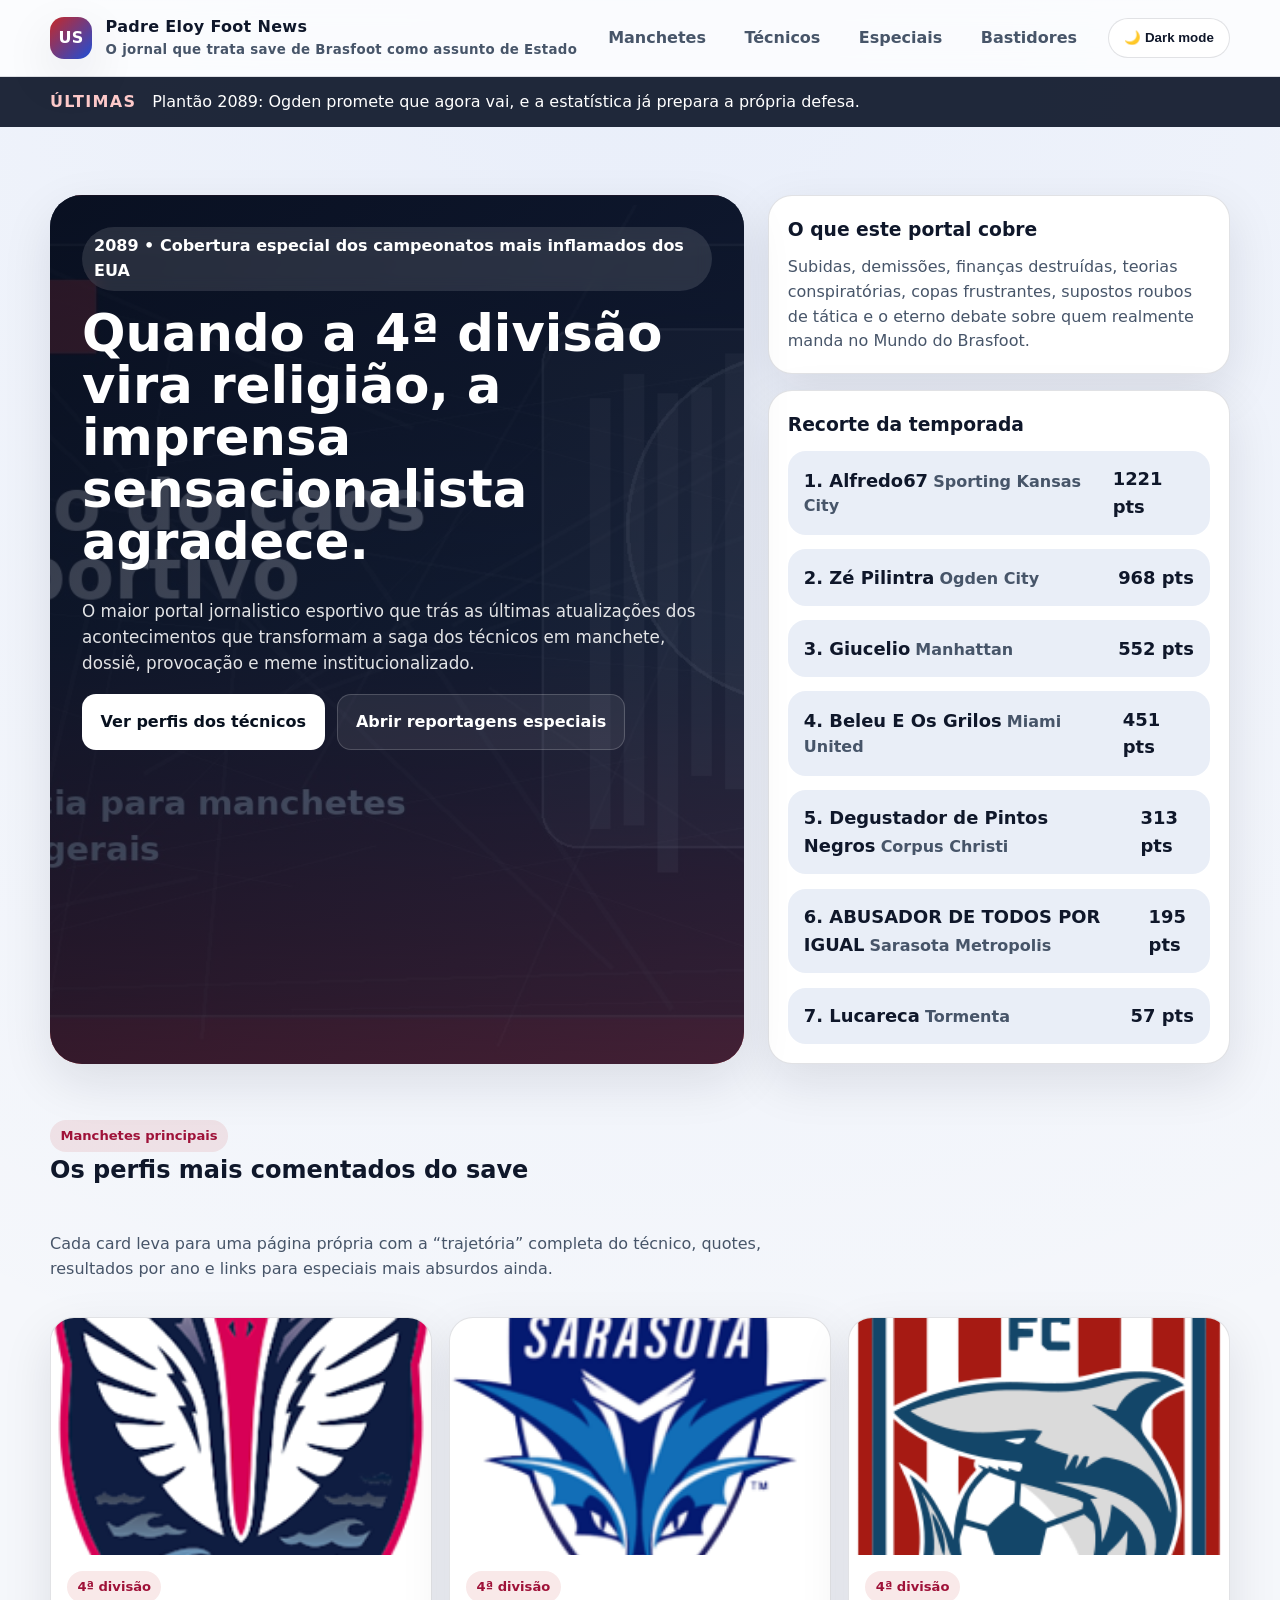
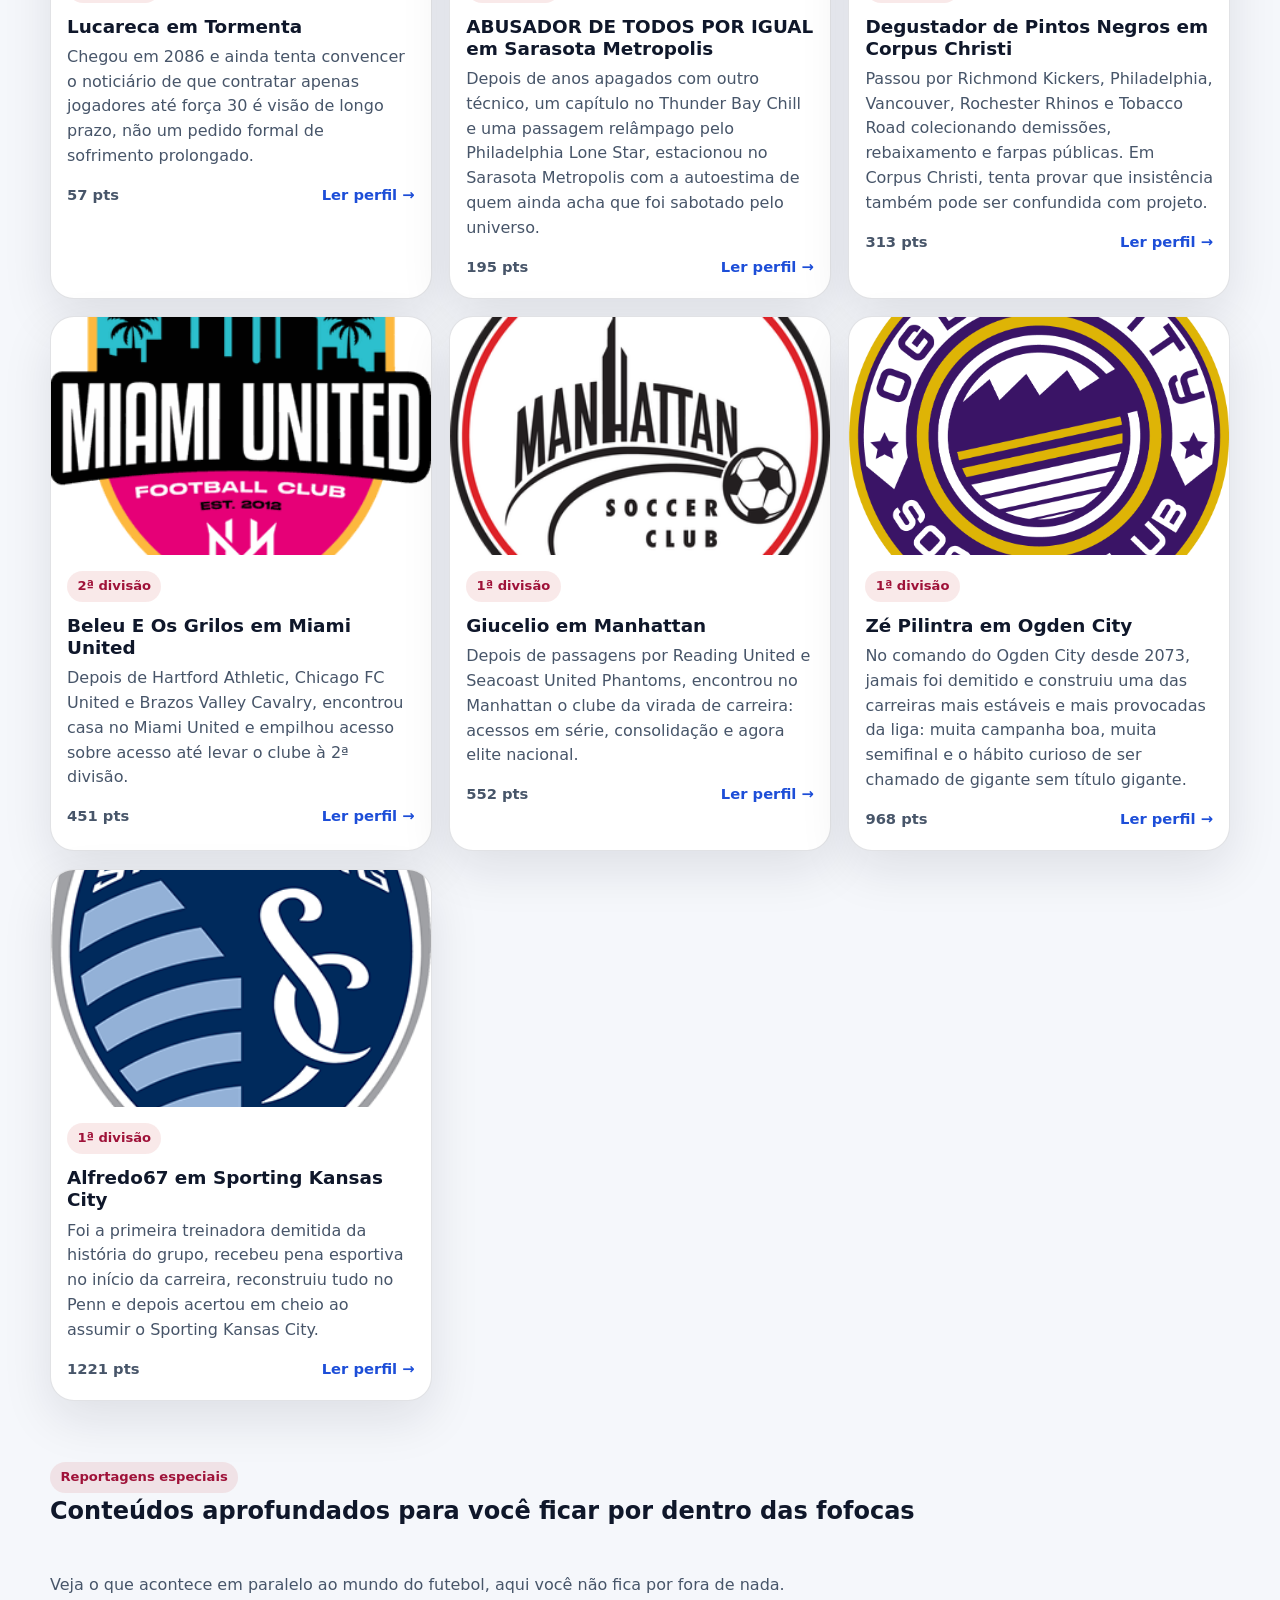
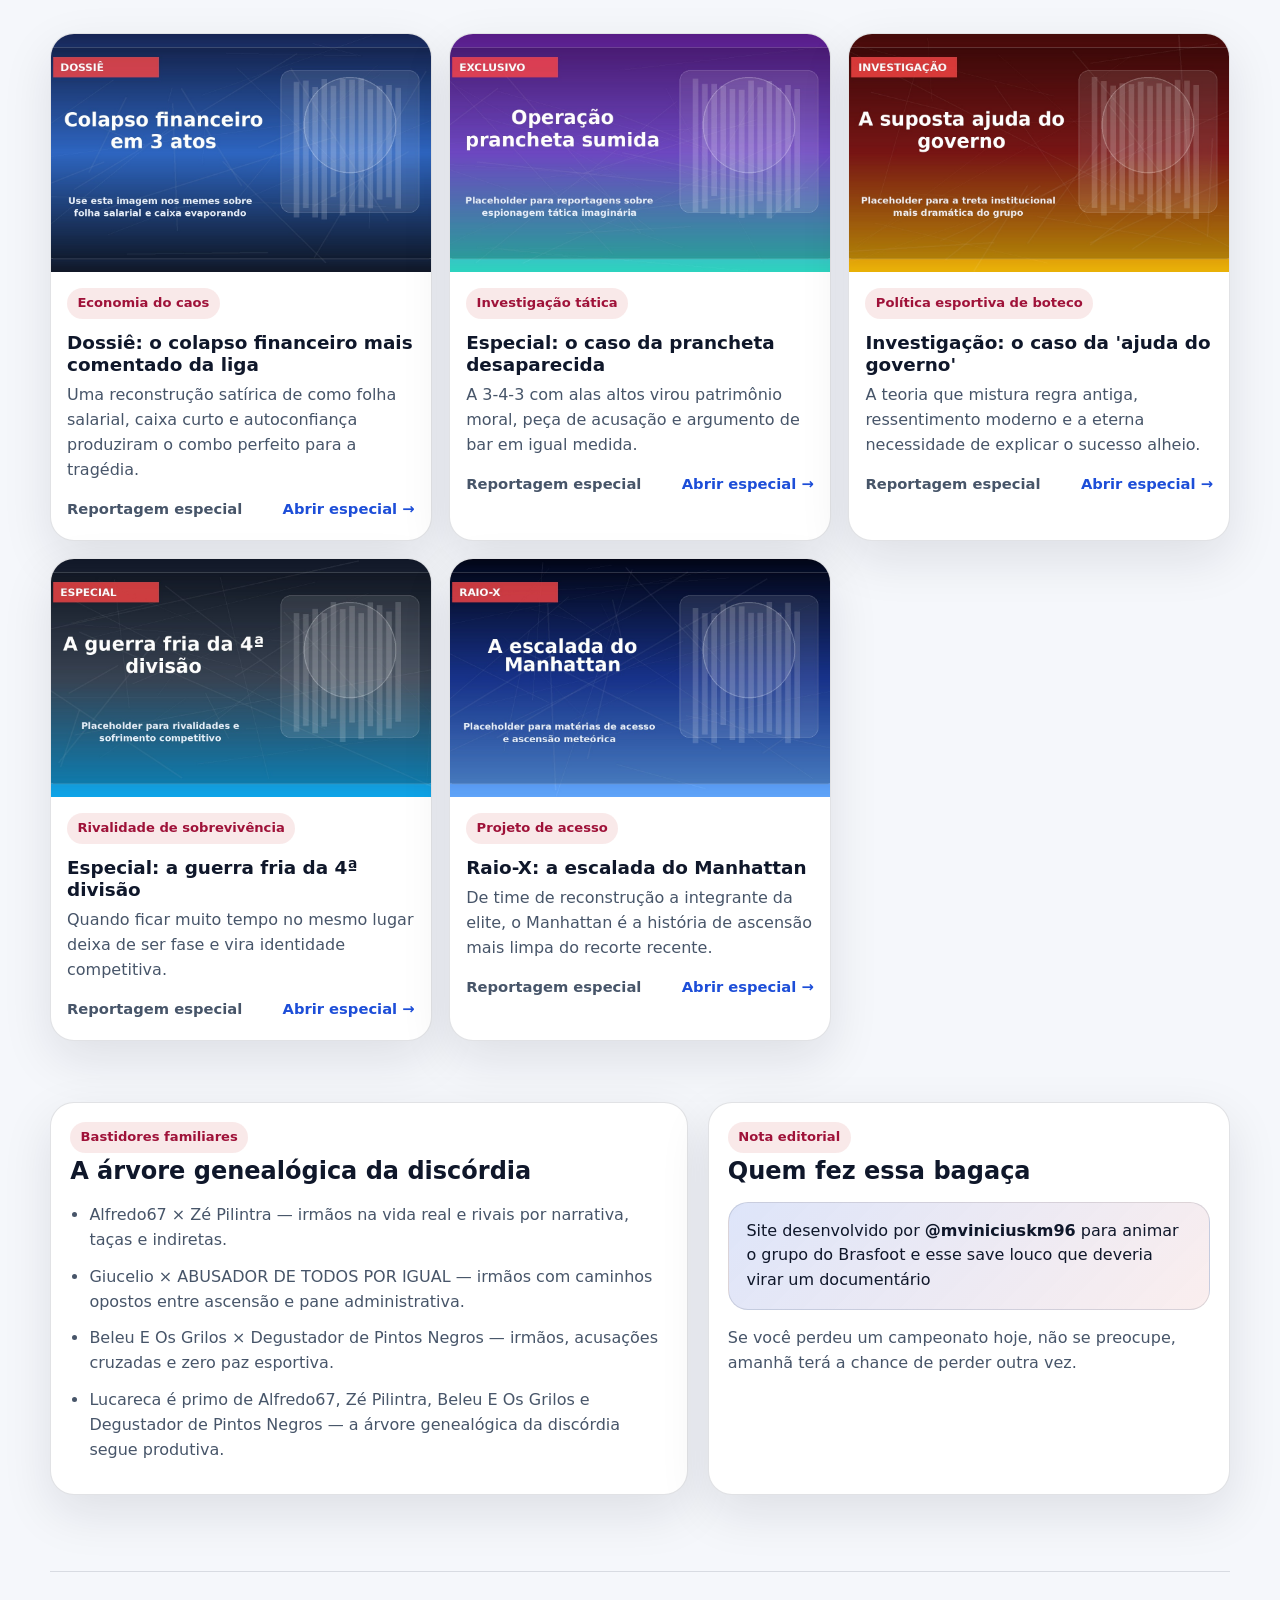
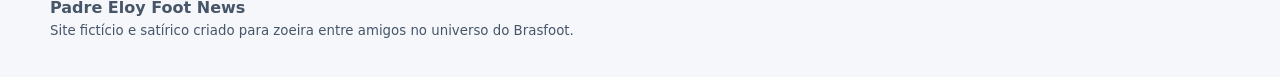
<file: index.html>
<!DOCTYPE html>
<html lang="pt-BR">
<head>
  <meta charset="utf-8">
  <meta name="viewport" content="width=device-width, initial-scale=1">
  <title>Padre Eloy Foot News — portal satírico</title>
  <meta name="description" content="Portal fictício e satírico sobre uma liga de Brasfoot entre amigos.">
  <link rel="stylesheet" href="assets/css/styles.css">
  <script src="assets/js/layout.js" defer></script>
  <script src="assets/js/common.js" defer></script>
  <script src="assets/js/image-map.js" defer></script>
  <script src="assets/js/data.js" defer></script>
</head>

<body>
  <header data-site-header></header>

  <section class="ticker">
    <div class="container ticker-inner">
      <div class="ticker-label">Últimas</div>
      <div class="ticker-track" data-ticker></div>
    </div>
  </section>

  <main>
    <section class="hero">
      <div class="container hero-grid">
        <article class="hero-main" data-hero>
          <div class="hero-content">
            <div class="eyebrow">2089 • Cobertura especial dos campeonatos mais inflamados dos EUA</div>
            <h1 class="hero-title">Quando a 4ª divisão vira religião, a imprensa sensacionalista agradece.</h1>
            <p class="hero-subtitle">
              O maior portal jornalistico esportivo que trás as últimas atualizações dos acontecimentos que transformam a saga dos técnicos em manchete, dossiê, provocação e meme institucionalizado.
            </p>
            <div class="hero-actions">
              <a class="button button-primary" href="#tecnicos">Ver perfis dos técnicos</a>
              <a class="button button-secondary" href="#especiais">Abrir reportagens especiais</a>
            </div>
          </div>
        </article>

        <aside class="hero-side">
          <section class="panel">
            <h3>O que este portal cobre</h3>
            <p>
              Subidas, demissões, finanças destruídas, teorias conspiratórias, copas frustrantes, supostos roubos de tática
              e o eterno debate sobre quem realmente manda no Mundo do Brasfoot.
            </p>
          </section>
          <section class="panel">
            <h3>Recorte da temporada</h3>
            <div class="metric-stack" data-ranking></div>
          </section>
        </aside>
      </div>
    </section>

    <section id="manchetes" class="section">
      <div class="container section-header">
        <div>
          <span class="badge">Manchetes principais</span>
          <h2 class="section-title">Os perfis mais comentados do save</h2>
        </div>
        <p class="section-copy">
          Cada card leva para uma página própria com a “trajetória” completa do técnico, quotes, resultados por ano
          e links para especiais mais absurdos ainda.
        </p>
      </div>
      <div id="tecnicos" class="container grid-cards" data-story-grid></div>
    </section>

    <section id="especiais" class="section">
      <div class="container section-header">
        <div>
          <span class="badge">Reportagens especiais</span>
          <h2 class="section-title">Conteúdos aprofundados para você ficar por dentro das fofocas</h2>
        </div>
        <p class="section-copy">
          Veja o que acontece em paralelo ao mundo do futebol, aqui você não fica por fora de nada.
        </p>
      </div>
      <div class="container grid-cards" data-special-grid></div>
    </section>

    <section id="bastidores" class="section">
      <div class="container dual-grid">
        <article class="panel list-panel">
          <span class="badge">Bastidores familiares</span>
          <h2 class="section-title">A árvore genealógica da discórdia</h2>
          <div data-rivalries></div>
        </article>

        <article class="panel">
          <span class="badge">Nota editorial</span>
          <h2 class="section-title">Quem fez essa bagaça</h2>
          <div class="notice-box">
            Site desenvolvido por <strong>@mviniciuskm96</strong> para animar o grupo do Brasfoot e esse save louco que deveria virar um documentário
          </div>
          <p style="margin-top:1rem;">
            Se você perdeu um campeonato hoje, não se preocupe, amanhã terá a chance de perder outra vez.
          </p>
        </article>
      </div>
    </section>
  </main>

  <footer data-site-footer></footer>

  <script src="assets/js/index.js" defer></script>
</body>
</html>
</file>
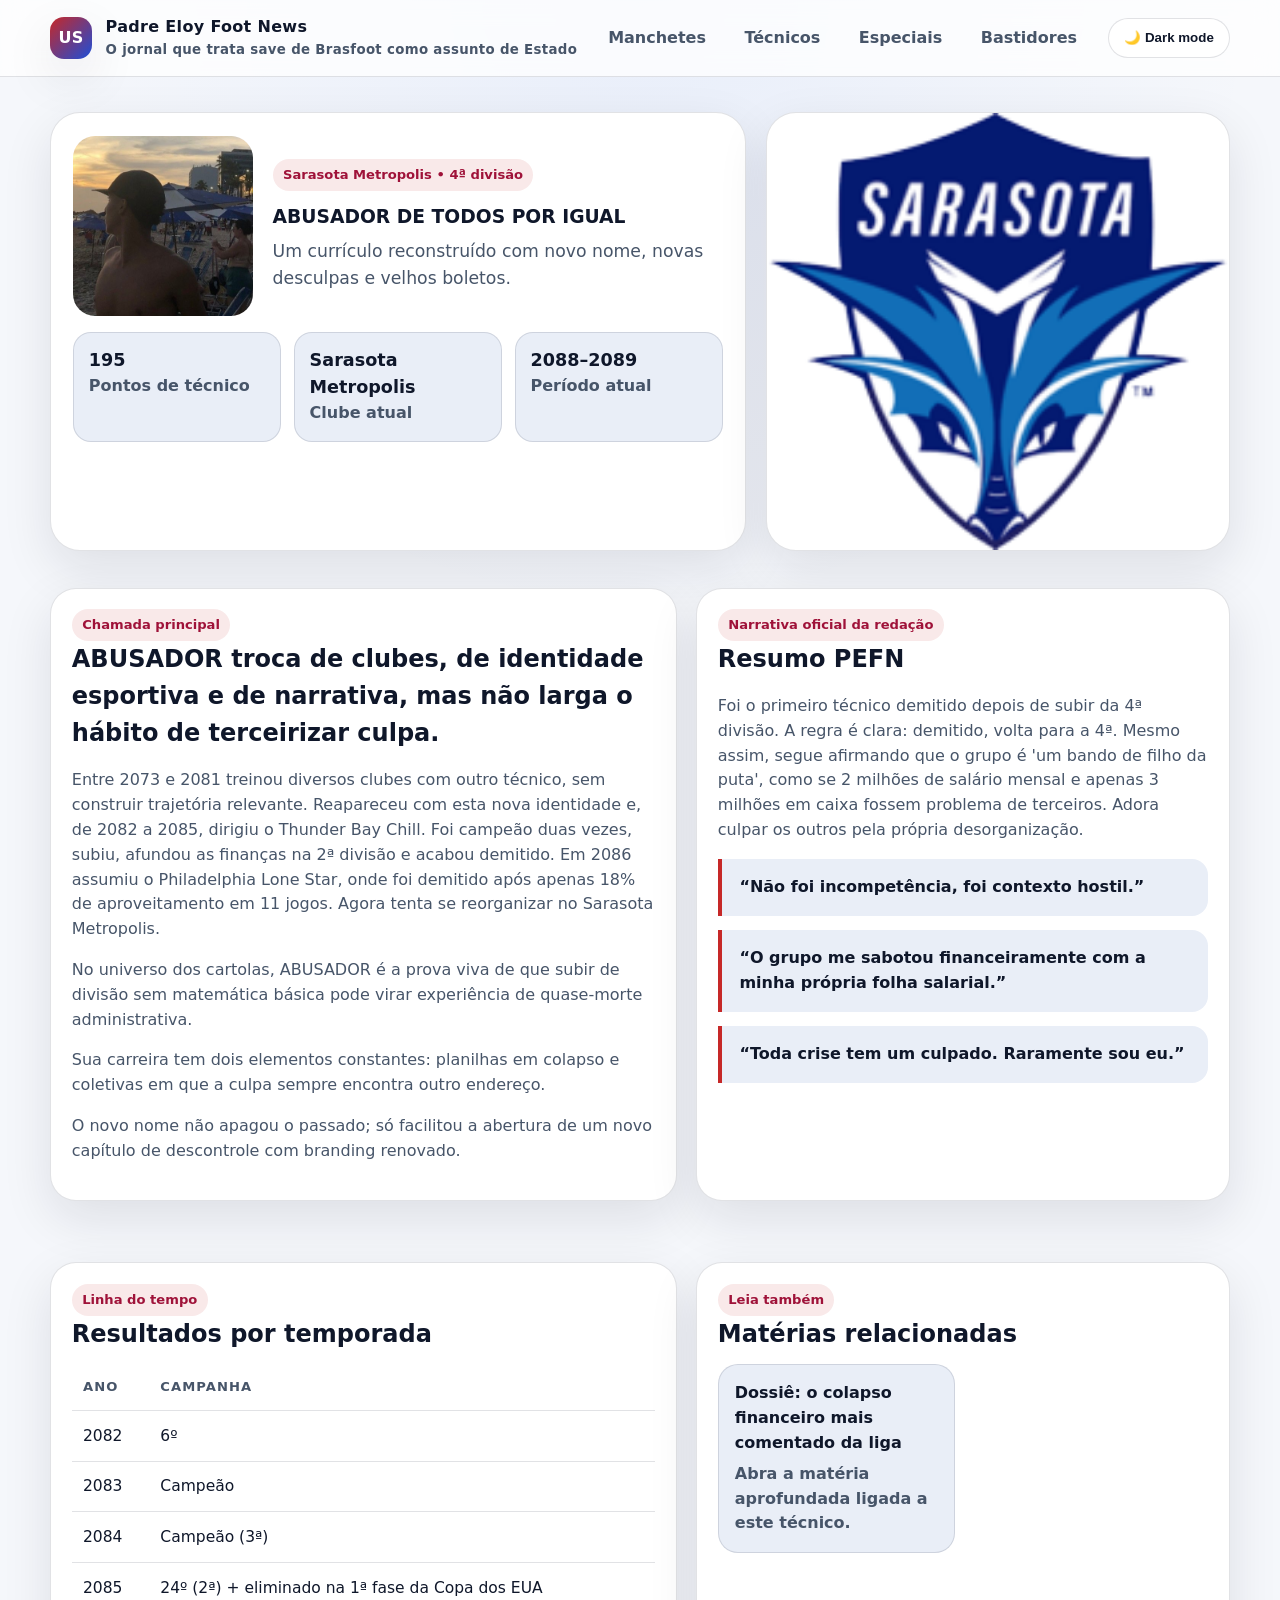
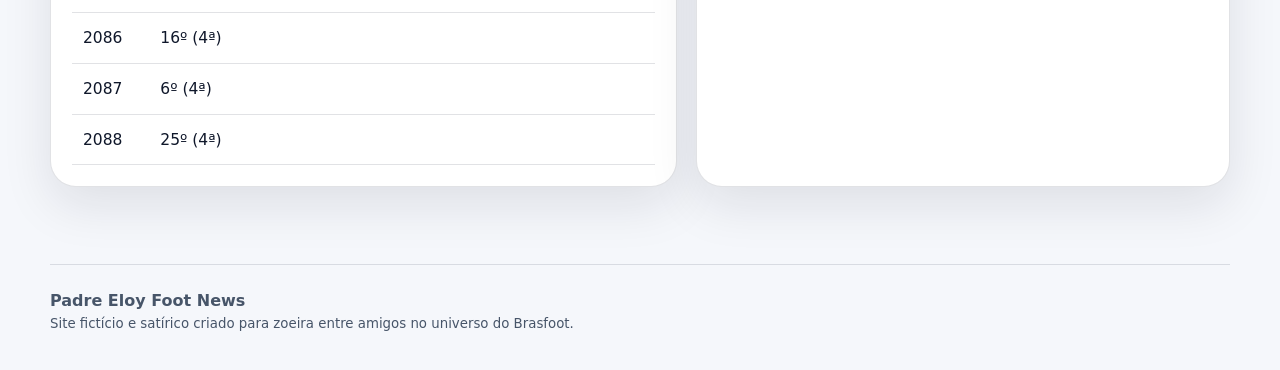
<file: abusador.html>
<!DOCTYPE html>
<html lang="pt-BR">
<head>
  <meta charset="utf-8">
  <meta name="viewport" content="width=device-width, initial-scale=1">
  <title>ABUSADOR DE TODOS POR IGUAL | Perfil</title>
  <meta name="description" content="Portal fictício e satírico sobre uma liga de Brasfoot entre amigos.">
  <link rel="stylesheet" href="assets/css/styles.css">
  <script src="assets/js/layout.js" defer></script>
  <script src="assets/js/common.js" defer></script>
  <script src="assets/js/image-map.js" defer></script>
  <script src="assets/js/data.js" defer></script>
</head>

<body data-coach="abusador">
  <header data-site-header></header>

  <main>
    <section class="profile-hero">
      <div class="container profile-shell">
        <article class="profile-summary">
          <div class="profile-top">
            <img data-profile-coach-image src="" alt="">
            <div>
              <span class="badge" data-profile-badge></span>
              <h1 style="margin:.7rem 0 .45rem;" data-profile-name></h1>
              <p style="font-size:1.08rem; color:var(--text-soft); margin:0;" data-profile-summary></p>
            </div>
          </div>
          <div class="kpis" data-profile-kpis></div>
        </article>
        <aside class="side-visual">
          <img data-profile-team-image src="" alt="">
        </aside>
      </div>
    </section>

    <section class="section">
      <div class="container article-grid">
        <article class="article-card">
          <span class="badge">Chamada principal</span>
          <h2 class="section-title" data-profile-headline></h2>
          <p data-profile-trajectory></p>
          <div data-profile-narrative></div>
        </article>
        <aside class="article-card">
          <span class="badge">Narrativa oficial da redação</span>
          <h2 class="section-title">Resumo PEFN</h2>
          <p data-profile-additional></p>
          <div class="quote-list" data-profile-quotes></div>
        </aside>
      </div>
    </section>

    <section class="section">
      <div class="container article-grid">
        <article class="article-card">
          <span class="badge">Linha do tempo</span>
          <h2 class="section-title">Resultados por temporada</h2>
          <div data-profile-results></div>
        </article>
        <aside class="article-card">
          <span class="badge">Leia também</span>
          <h2 class="section-title">Matérias relacionadas</h2>
          <div class="related-grid" data-profile-related></div>
        </aside>
      </div>
    </section>
  </main>

  <footer data-site-footer></footer>
  <script src="assets/js/profile.js" defer></script>
</body>
</html>
</file>
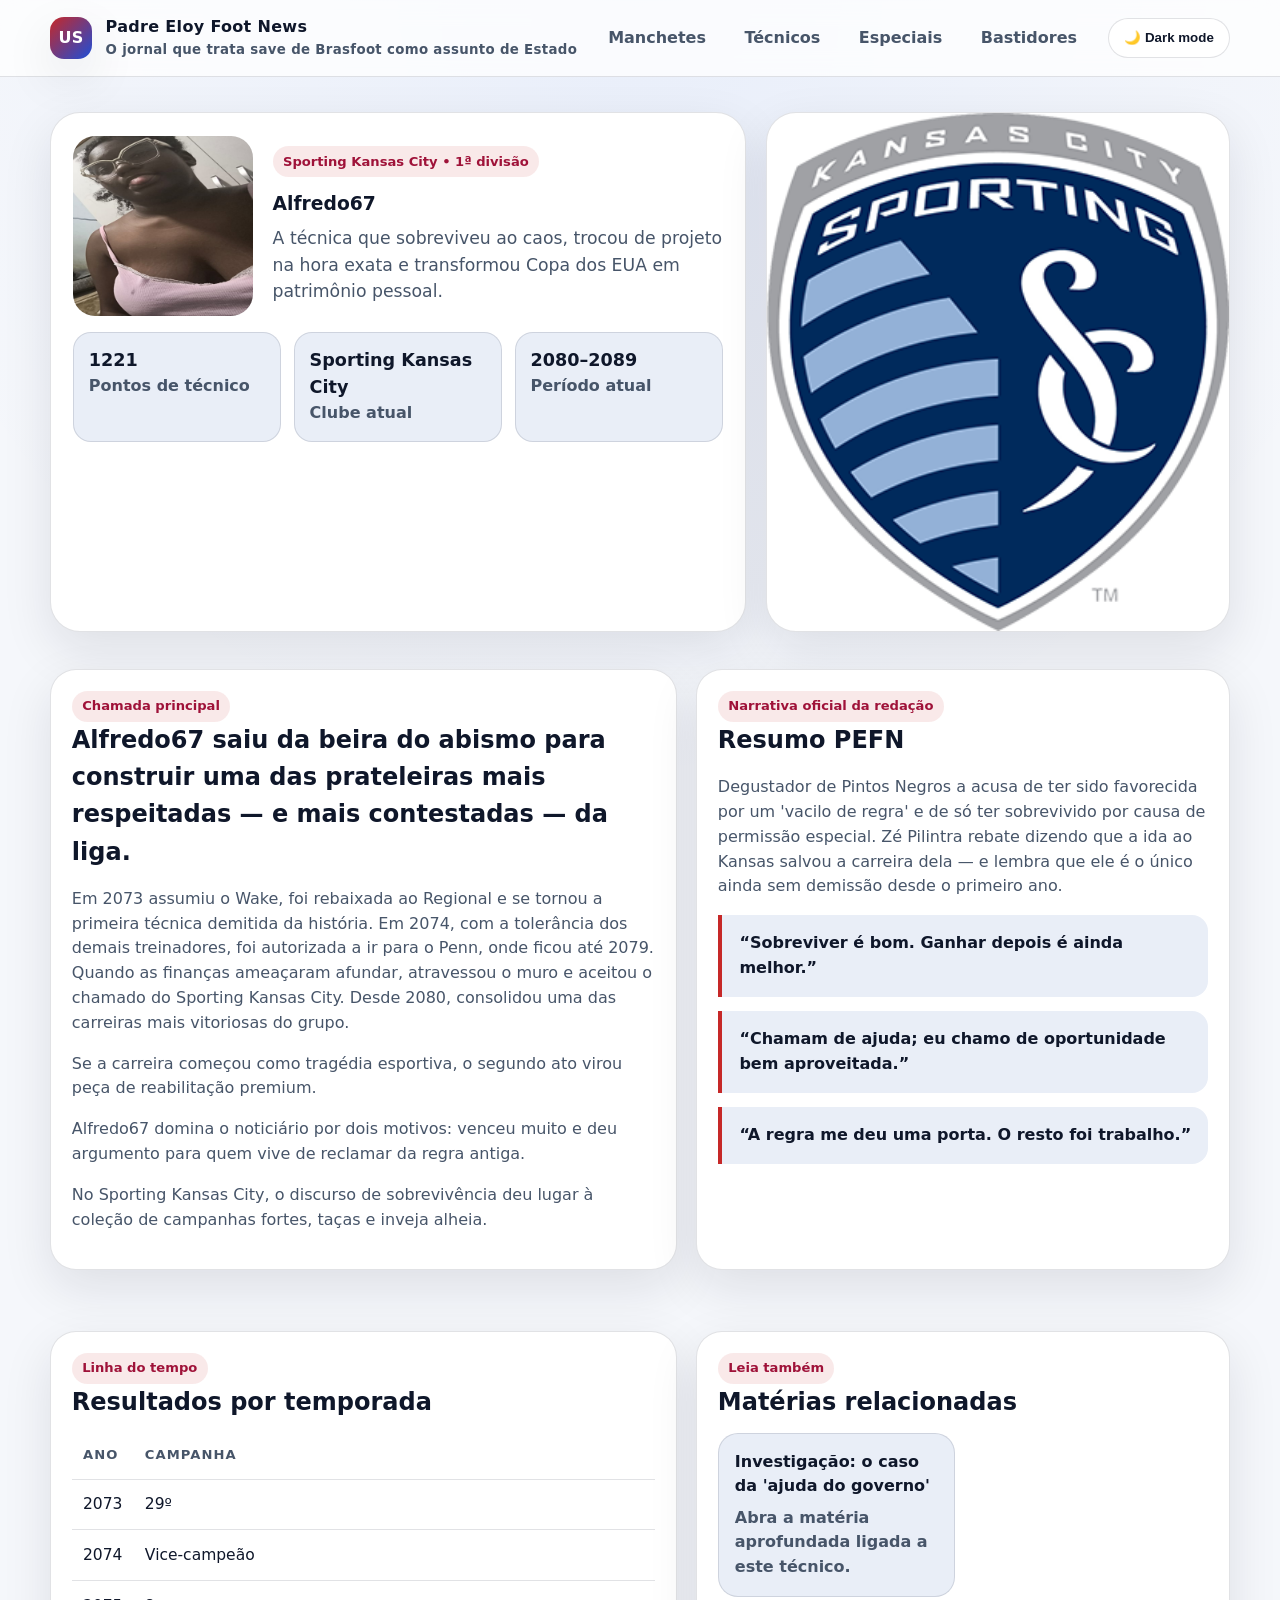
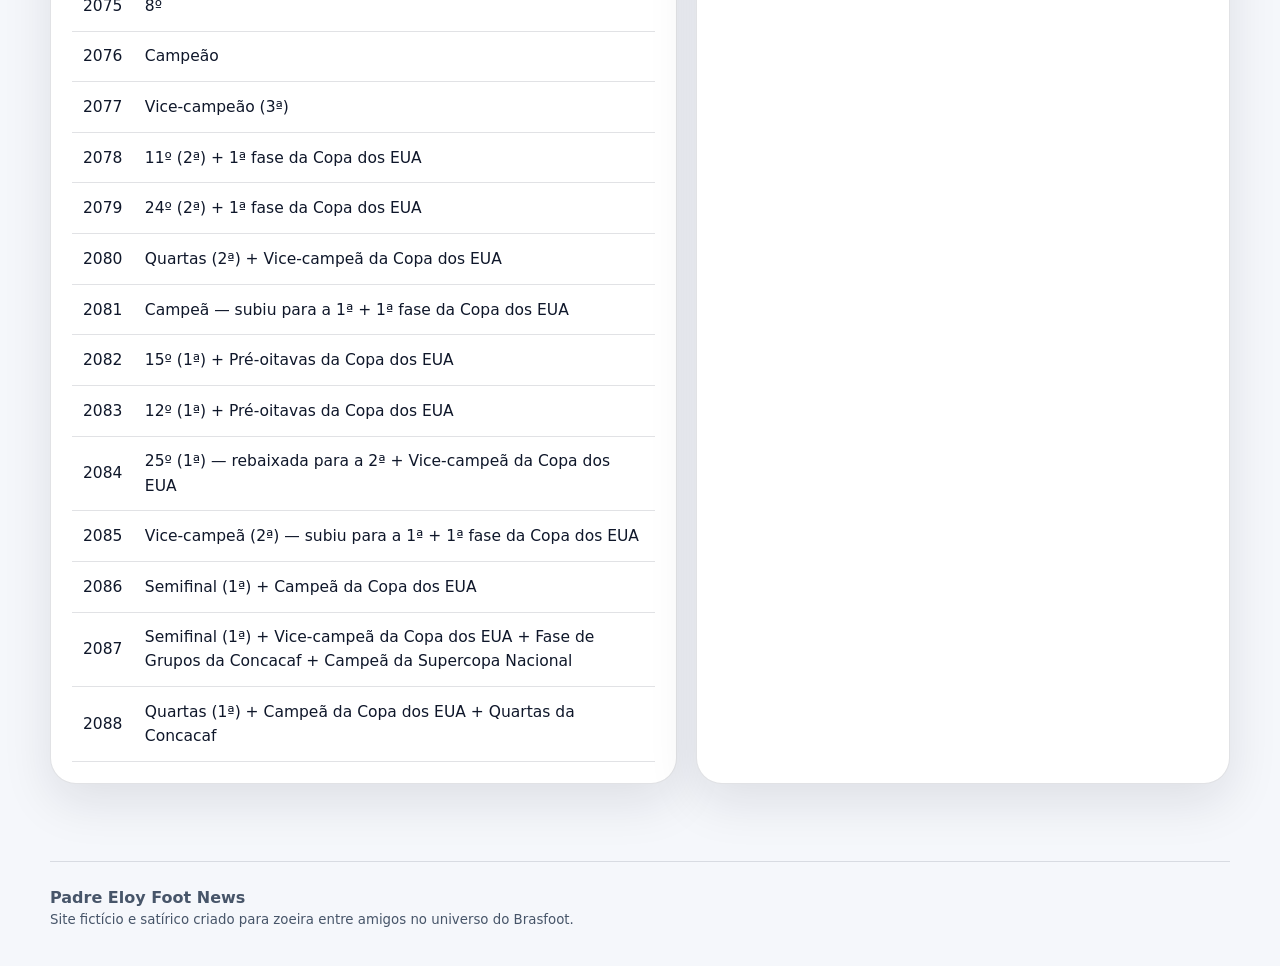
<file: alfredo67.html>
<!DOCTYPE html>
<html lang="pt-BR">
<head>
  <meta charset="utf-8">
  <meta name="viewport" content="width=device-width, initial-scale=1">
  <title>Alfredo67 | Padre Eloy Foot News</title>
  <meta name="description" content="Portal fictício e satírico sobre uma liga de Brasfoot entre amigos.">
  <link rel="stylesheet" href="assets/css/styles.css">
  <script src="assets/js/layout.js" defer></script>
  <script src="assets/js/common.js" defer></script>
  <script src="assets/js/image-map.js" defer></script>
  <script src="assets/js/data.js" defer></script>
</head>

<body data-coach="alfredo67">
  <header data-site-header></header>

  <main>
    <section class="profile-hero">
      <div class="container profile-shell">
        <article class="profile-summary">
          <div class="profile-top">
            <img data-profile-coach-image src="" alt="">
            <div>
              <span class="badge" data-profile-badge></span>
              <h1 style="margin:.7rem 0 .45rem;" data-profile-name></h1>
              <p style="font-size:1.08rem; color:var(--text-soft); margin:0;" data-profile-summary></p>
            </div>
          </div>
          <div class="kpis" data-profile-kpis></div>
        </article>
        <aside class="side-visual">
          <img data-profile-team-image src="" alt="">
        </aside>
      </div>
    </section>

    <section class="section">
      <div class="container article-grid">
        <article class="article-card">
          <span class="badge">Chamada principal</span>
          <h2 class="section-title" data-profile-headline></h2>
          <p data-profile-trajectory></p>
          <div data-profile-narrative></div>
        </article>
        <aside class="article-card">
          <span class="badge">Narrativa oficial da redação</span>
          <h2 class="section-title">Resumo PEFN</h2>
          <p data-profile-additional></p>
          <div class="quote-list" data-profile-quotes></div>
        </aside>
      </div>
    </section>

    <section class="section">
      <div class="container article-grid">
        <article class="article-card">
          <span class="badge">Linha do tempo</span>
          <h2 class="section-title">Resultados por temporada</h2>
          <div data-profile-results></div>
        </article>
        <aside class="article-card">
          <span class="badge">Leia também</span>
          <h2 class="section-title">Matérias relacionadas</h2>
          <div class="related-grid" data-profile-related></div>
        </aside>
      </div>
    </section>
  </main>

  <footer data-site-footer></footer>
  <script src="assets/js/profile.js" defer></script>
</body>
</html>
</file>
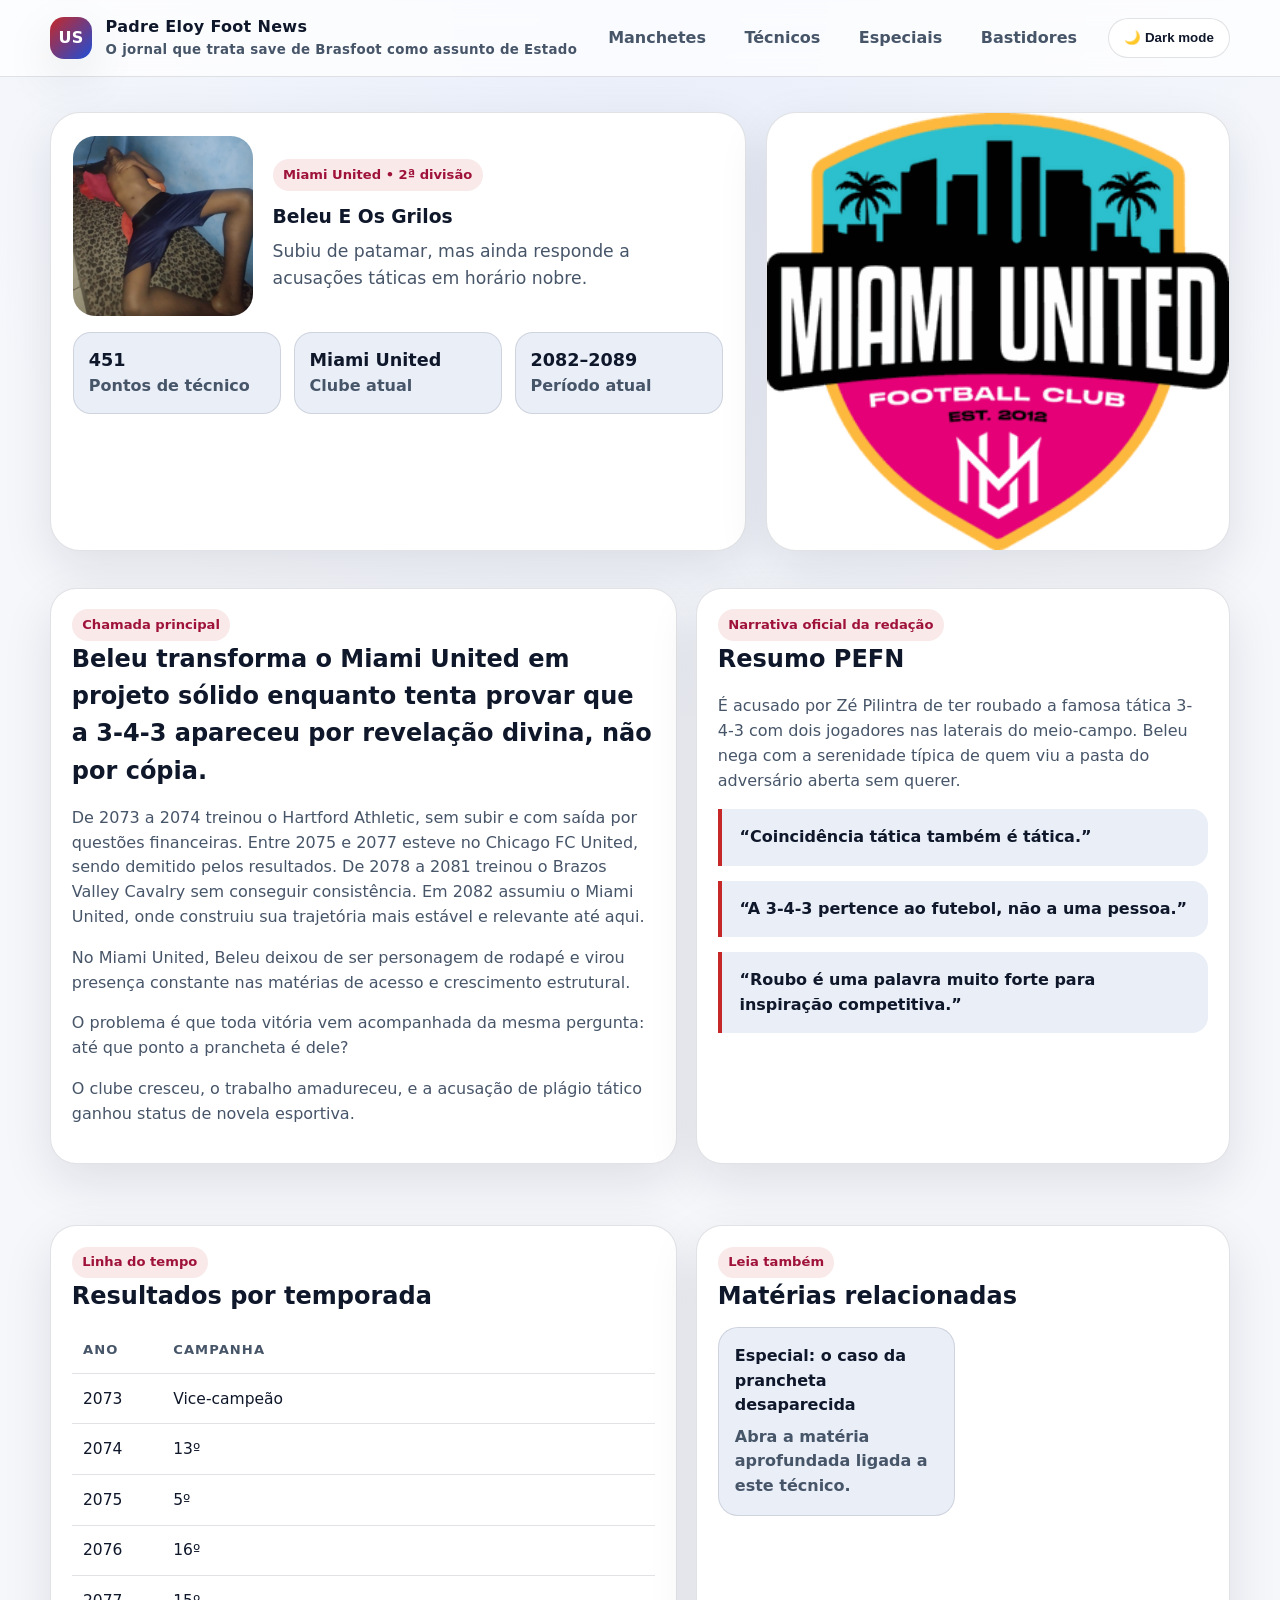
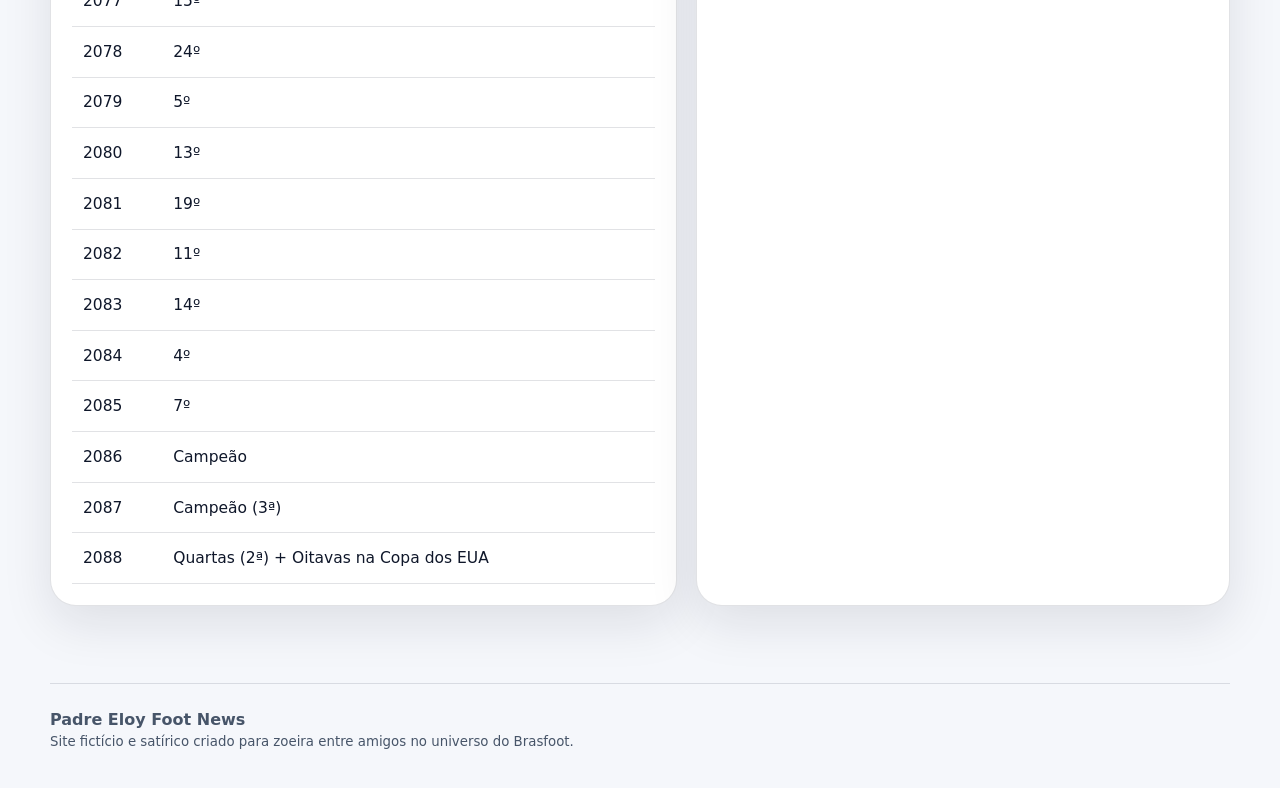
<file: beleu.html>
<!DOCTYPE html>
<html lang="pt-BR">
<head>
  <meta charset="utf-8">
  <meta name="viewport" content="width=device-width, initial-scale=1">
  <title>Beleu E Os Grilos | Padre Eloy Foot News</title>
  <meta name="description" content="Portal fictício e satírico sobre uma liga de Brasfoot entre amigos.">
  <link rel="stylesheet" href="assets/css/styles.css">
  <script src="assets/js/layout.js" defer></script>
  <script src="assets/js/common.js" defer></script>
  <script src="assets/js/image-map.js" defer></script>
  <script src="assets/js/data.js" defer></script>
</head>

<body data-coach="beleu">
  <header data-site-header></header>

  <main>
    <section class="profile-hero">
      <div class="container profile-shell">
        <article class="profile-summary">
          <div class="profile-top">
            <img data-profile-coach-image src="" alt="">
            <div>
              <span class="badge" data-profile-badge></span>
              <h1 style="margin:.7rem 0 .45rem;" data-profile-name></h1>
              <p style="font-size:1.08rem; color:var(--text-soft); margin:0;" data-profile-summary></p>
            </div>
          </div>
          <div class="kpis" data-profile-kpis></div>
        </article>
        <aside class="side-visual">
          <img data-profile-team-image src="" alt="">
        </aside>
      </div>
    </section>

    <section class="section">
      <div class="container article-grid">
        <article class="article-card">
          <span class="badge">Chamada principal</span>
          <h2 class="section-title" data-profile-headline></h2>
          <p data-profile-trajectory></p>
          <div data-profile-narrative></div>
        </article>
        <aside class="article-card">
          <span class="badge">Narrativa oficial da redação</span>
          <h2 class="section-title">Resumo PEFN</h2>
          <p data-profile-additional></p>
          <div class="quote-list" data-profile-quotes></div>
        </aside>
      </div>
    </section>

    <section class="section">
      <div class="container article-grid">
        <article class="article-card">
          <span class="badge">Linha do tempo</span>
          <h2 class="section-title">Resultados por temporada</h2>
          <div data-profile-results></div>
        </article>
        <aside class="article-card">
          <span class="badge">Leia também</span>
          <h2 class="section-title">Matérias relacionadas</h2>
          <div class="related-grid" data-profile-related></div>
        </aside>
      </div>
    </section>
  </main>

  <footer data-site-footer></footer>
  <script src="assets/js/profile.js" defer></script>
</body>
</html>
</file>
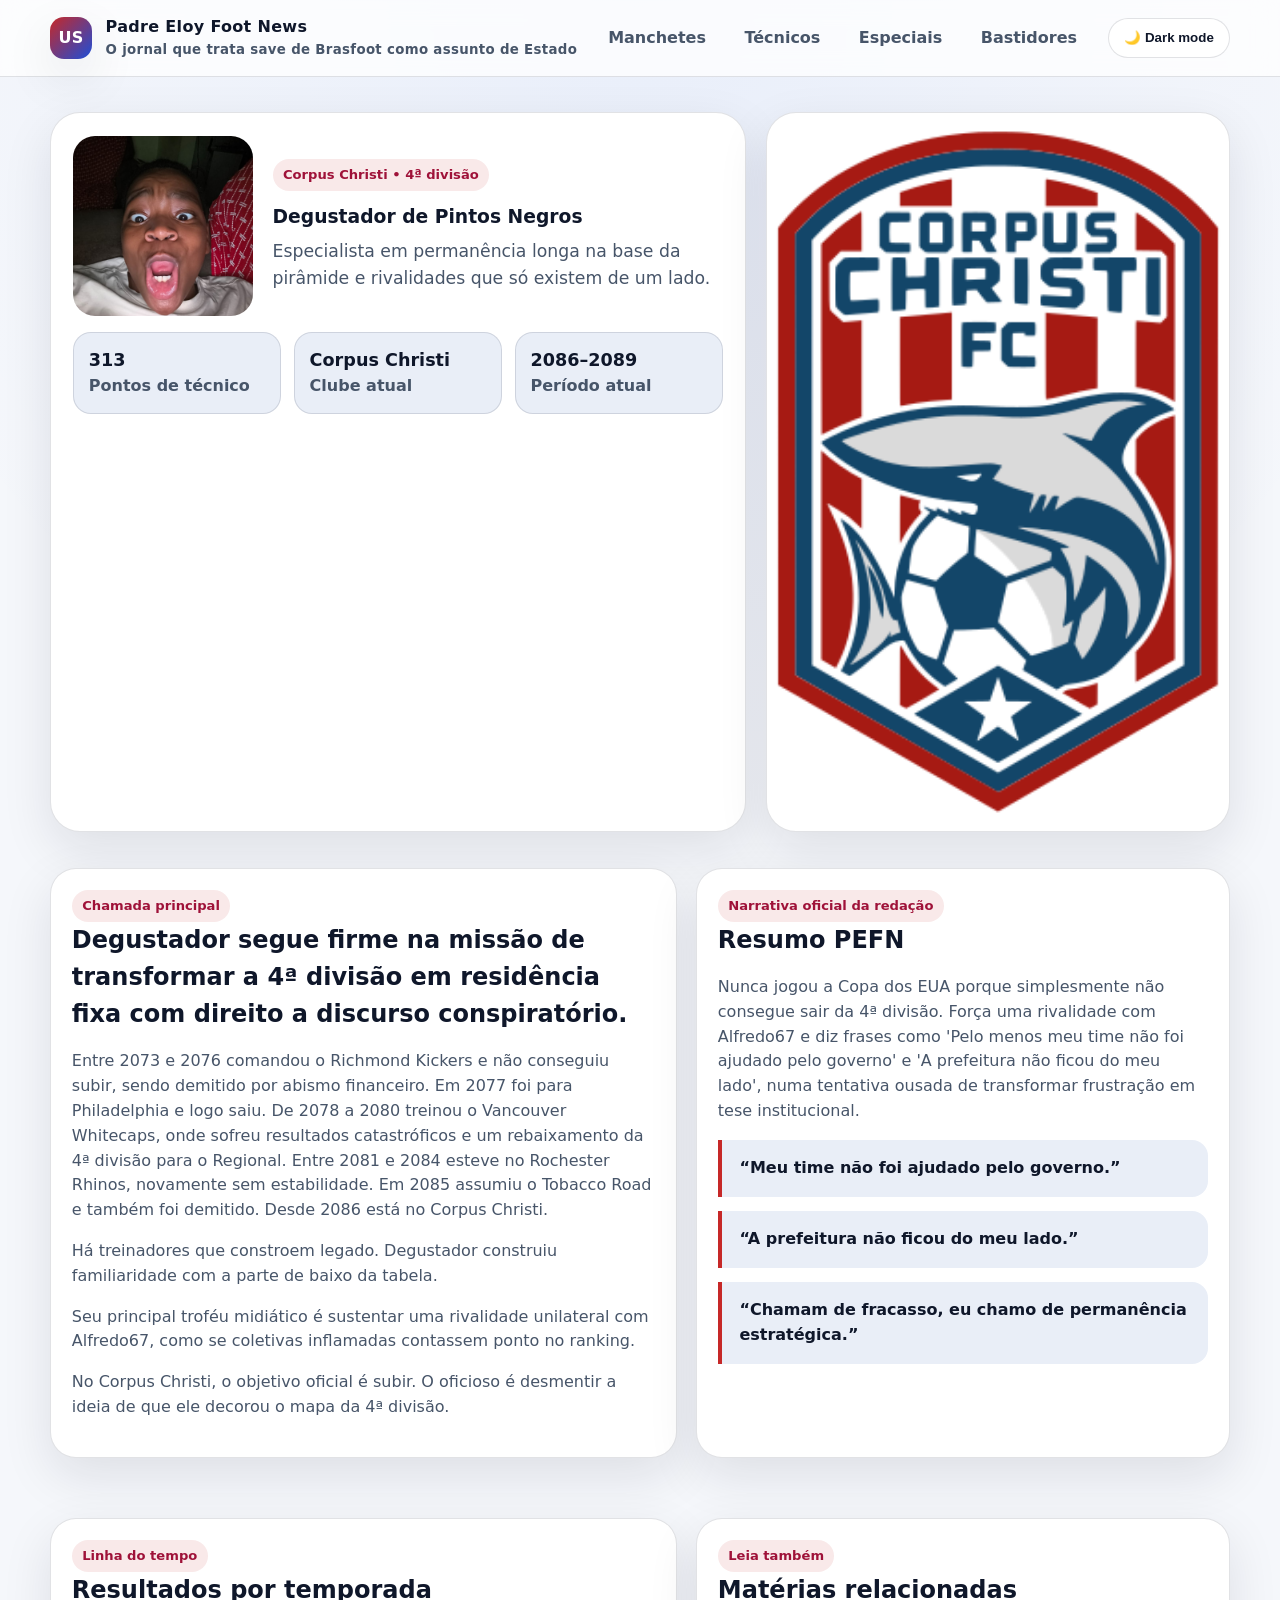
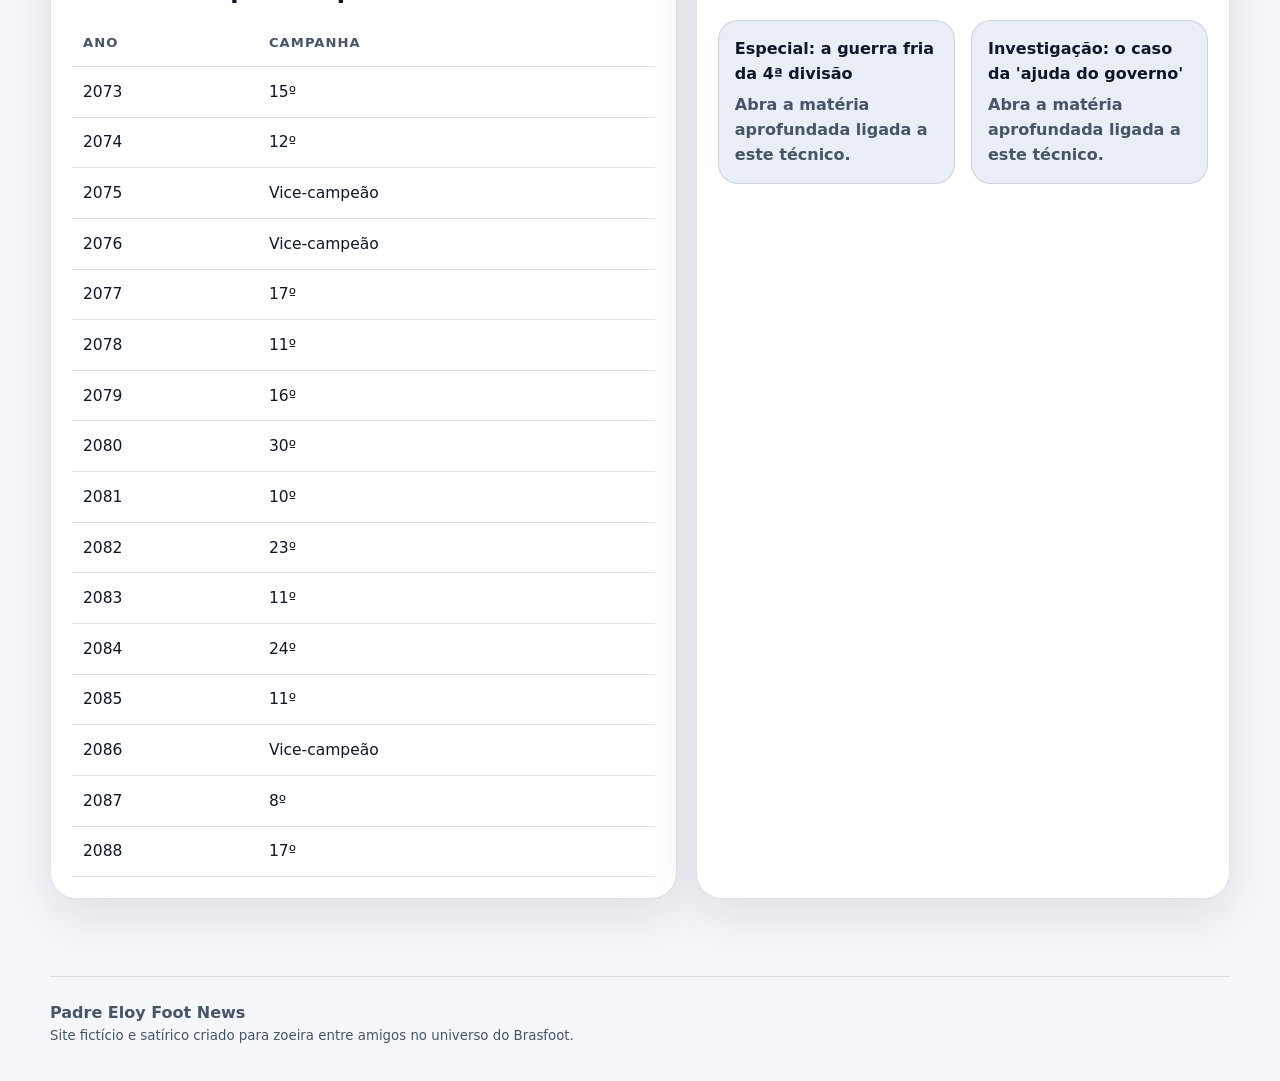
<file: degustador.html>
<!DOCTYPE html>
<html lang="pt-BR">
<head>
  <meta charset="utf-8">
  <meta name="viewport" content="width=device-width, initial-scale=1">
  <title>Degustador de Pintos Negros | Padre Eloy Foot News</title>
  <meta name="description" content="Portal fictício e satírico sobre uma liga de Brasfoot entre amigos.">
  <link rel="stylesheet" href="assets/css/styles.css">
  <script src="assets/js/layout.js" defer></script>
  <script src="assets/js/common.js" defer></script>
  <script src="assets/js/image-map.js" defer></script>
  <script src="assets/js/data.js" defer></script>
</head>

<body data-coach="degustador">
  <header data-site-header></header>

  <main>
    <section class="profile-hero">
      <div class="container profile-shell">
        <article class="profile-summary">
          <div class="profile-top">
            <img data-profile-coach-image src="" alt="">
            <div>
              <span class="badge" data-profile-badge></span>
              <h1 style="margin:.7rem 0 .45rem;" data-profile-name></h1>
              <p style="font-size:1.08rem; color:var(--text-soft); margin:0;" data-profile-summary></p>
            </div>
          </div>
          <div class="kpis" data-profile-kpis></div>
        </article>
        <aside class="side-visual">
          <img data-profile-team-image src="" alt="">
        </aside>
      </div>
    </section>

    <section class="section">
      <div class="container article-grid">
        <article class="article-card">
          <span class="badge">Chamada principal</span>
          <h2 class="section-title" data-profile-headline></h2>
          <p data-profile-trajectory></p>
          <div data-profile-narrative></div>
        </article>
        <aside class="article-card">
          <span class="badge">Narrativa oficial da redação</span>
          <h2 class="section-title">Resumo PEFN</h2>
          <p data-profile-additional></p>
          <div class="quote-list" data-profile-quotes></div>
        </aside>
      </div>
    </section>

    <section class="section">
      <div class="container article-grid">
        <article class="article-card">
          <span class="badge">Linha do tempo</span>
          <h2 class="section-title">Resultados por temporada</h2>
          <div data-profile-results></div>
        </article>
        <aside class="article-card">
          <span class="badge">Leia também</span>
          <h2 class="section-title">Matérias relacionadas</h2>
          <div class="related-grid" data-profile-related></div>
        </aside>
      </div>
    </section>
  </main>

  <footer data-site-footer></footer>
  <script src="assets/js/profile.js" defer></script>
</body>
</html>
</file>
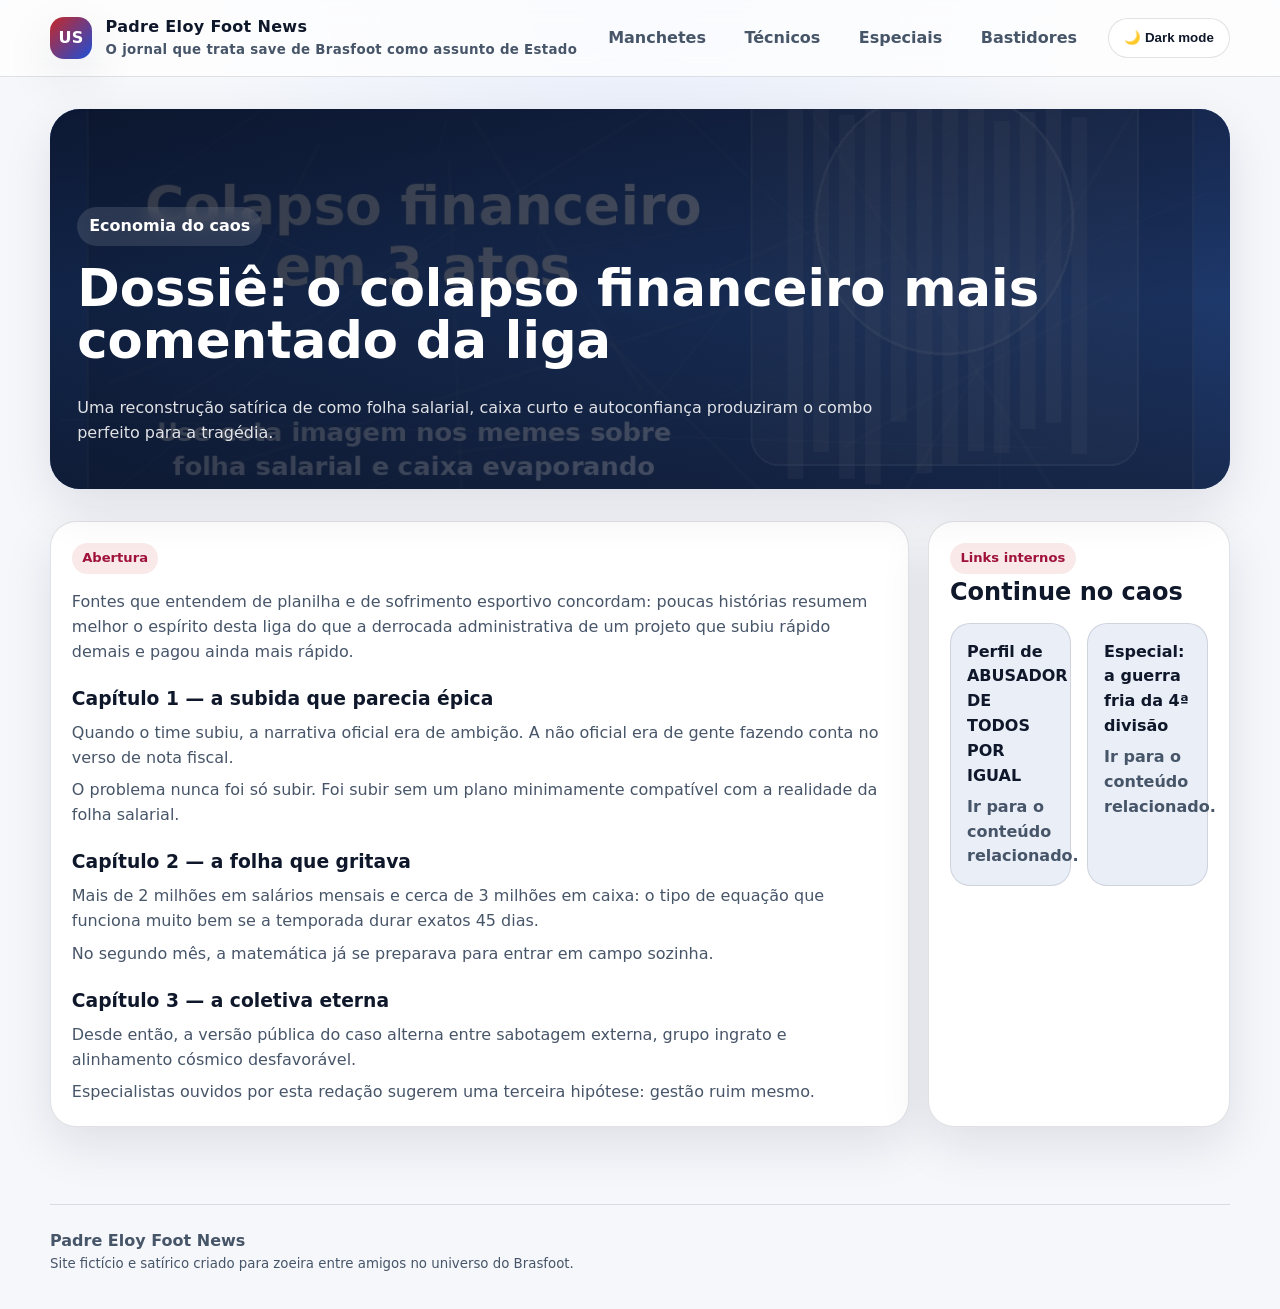
<file: especial-financas.html>
<!DOCTYPE html>
<html lang="pt-BR">
<head>
  <meta charset="utf-8">
  <meta name="viewport" content="width=device-width, initial-scale=1">
  <title>Dossiê: o colapso financeiro mais comentado da liga | Padre Eloy Foot News</title>
  <meta name="description" content="Portal fictício e satírico sobre uma liga de Brasfoot entre amigos.">
  <link rel="stylesheet" href="assets/css/styles.css">
  <script src="assets/js/layout.js" defer></script>
  <script src="assets/js/common.js" defer></script>
  <script src="assets/js/image-map.js" defer></script>
  <script src="assets/js/data.js" defer></script>
</head>

<body data-special="especial-financas">
  <header data-site-header></header>

  <main>
    <section class="special-hero">
      <div class="container">
        <article class="special-banner" data-special-hero>
          <div class="special-content">
            <span class="eyebrow" data-special-category></span>
            <h1 class="hero-title" data-special-title></h1>
            <p data-special-subtitle></p>
          </div>
        </article>
      </div>
    </section>

    <section class="section">
      <div class="container longform">
        <article class="article-card">
          <span class="badge">Abertura</span>
          <p data-special-lede></p>
          <div data-special-sections></div>
        </article>
        <aside class="article-card">
          <span class="badge">Links internos</span>
          <h2 class="section-title">Continue no caos</h2>
          <div class="related-grid" data-special-related></div>
        </aside>
      </div>
    </section>
  </main>

  <footer data-site-footer></footer>
  <script src="assets/js/special.js" defer></script>
</body>
</html>
</file>
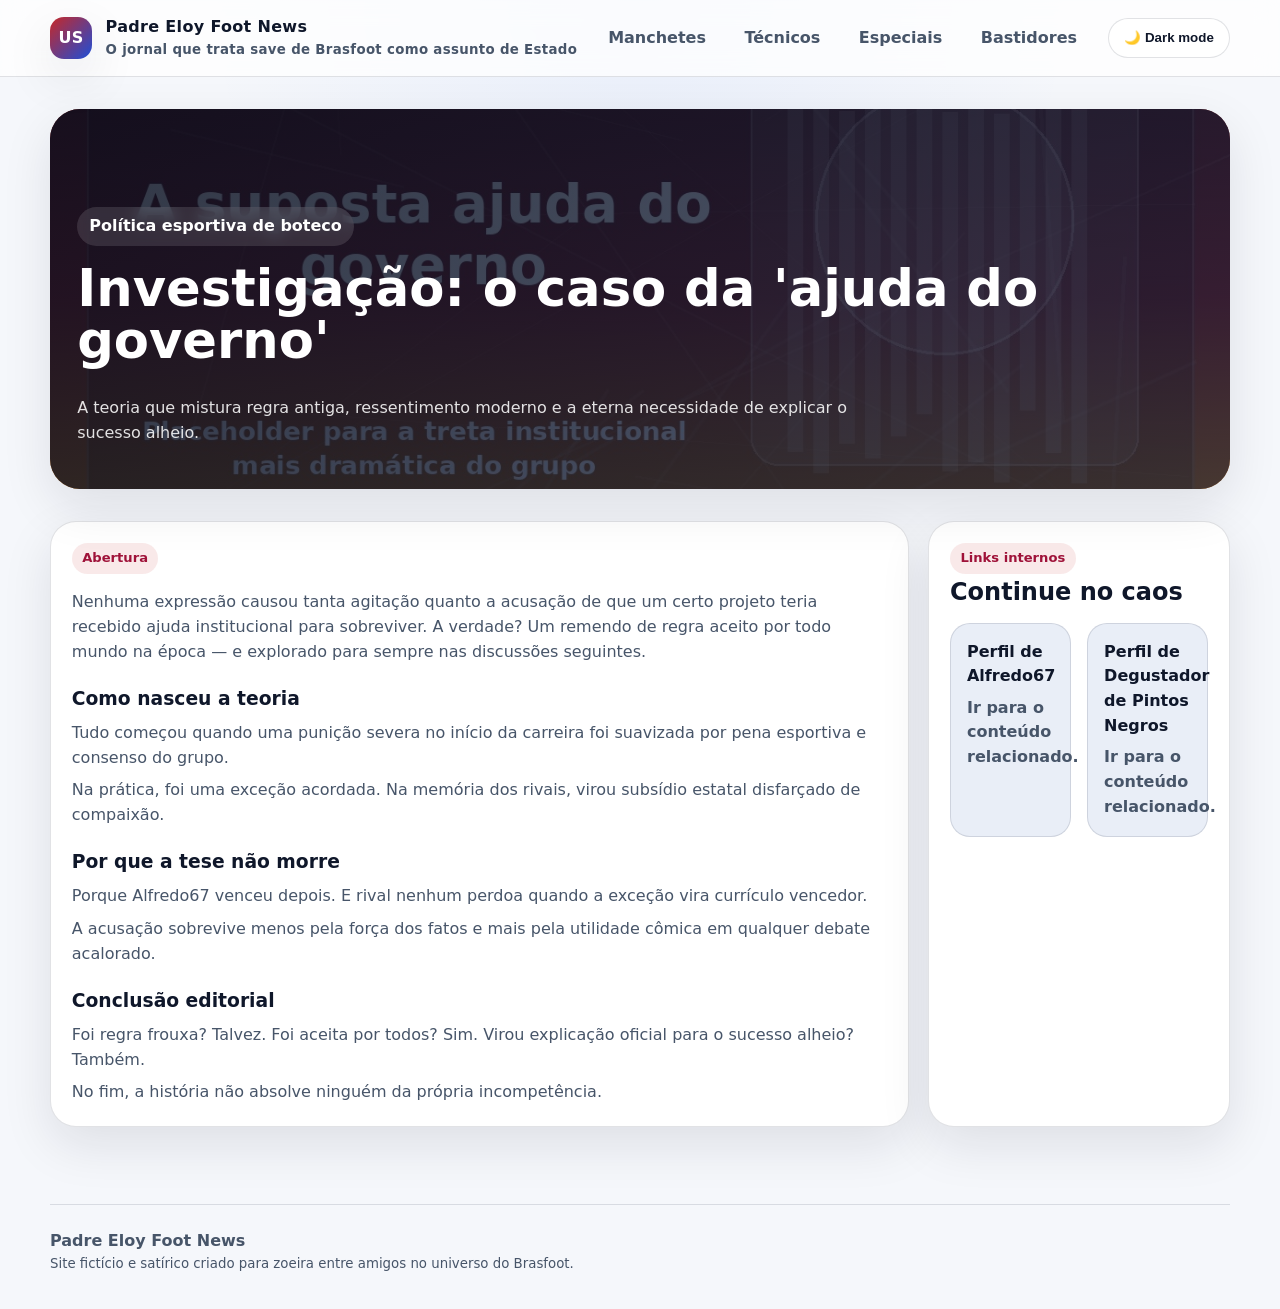
<file: especial-governo.html>
<!DOCTYPE html>
<html lang="pt-BR">
<head>
  <meta charset="utf-8">
  <meta name="viewport" content="width=device-width, initial-scale=1">
  <title>Investigação: o caso da 'ajuda do governo' | Padre Eloy Foot News</title>
  <meta name="description" content="Portal fictício e satírico sobre uma liga de Brasfoot entre amigos.">
  <link rel="stylesheet" href="assets/css/styles.css">
  <script src="assets/js/layout.js" defer></script>
  <script src="assets/js/common.js" defer></script>
  <script src="assets/js/image-map.js" defer></script>
  <script src="assets/js/data.js" defer></script>
</head>

<body data-special="especial-governo">
  <header data-site-header></header>

  <main>
    <section class="special-hero">
      <div class="container">
        <article class="special-banner" data-special-hero>
          <div class="special-content">
            <span class="eyebrow" data-special-category></span>
            <h1 class="hero-title" data-special-title></h1>
            <p data-special-subtitle></p>
          </div>
        </article>
      </div>
    </section>

    <section class="section">
      <div class="container longform">
        <article class="article-card">
          <span class="badge">Abertura</span>
          <p data-special-lede></p>
          <div data-special-sections></div>
        </article>
        <aside class="article-card">
          <span class="badge">Links internos</span>
          <h2 class="section-title">Continue no caos</h2>
          <div class="related-grid" data-special-related></div>
        </aside>
      </div>
    </section>
  </main>

  <footer data-site-footer></footer>
  <script src="assets/js/special.js" defer></script>
</body>
</html>
</file>
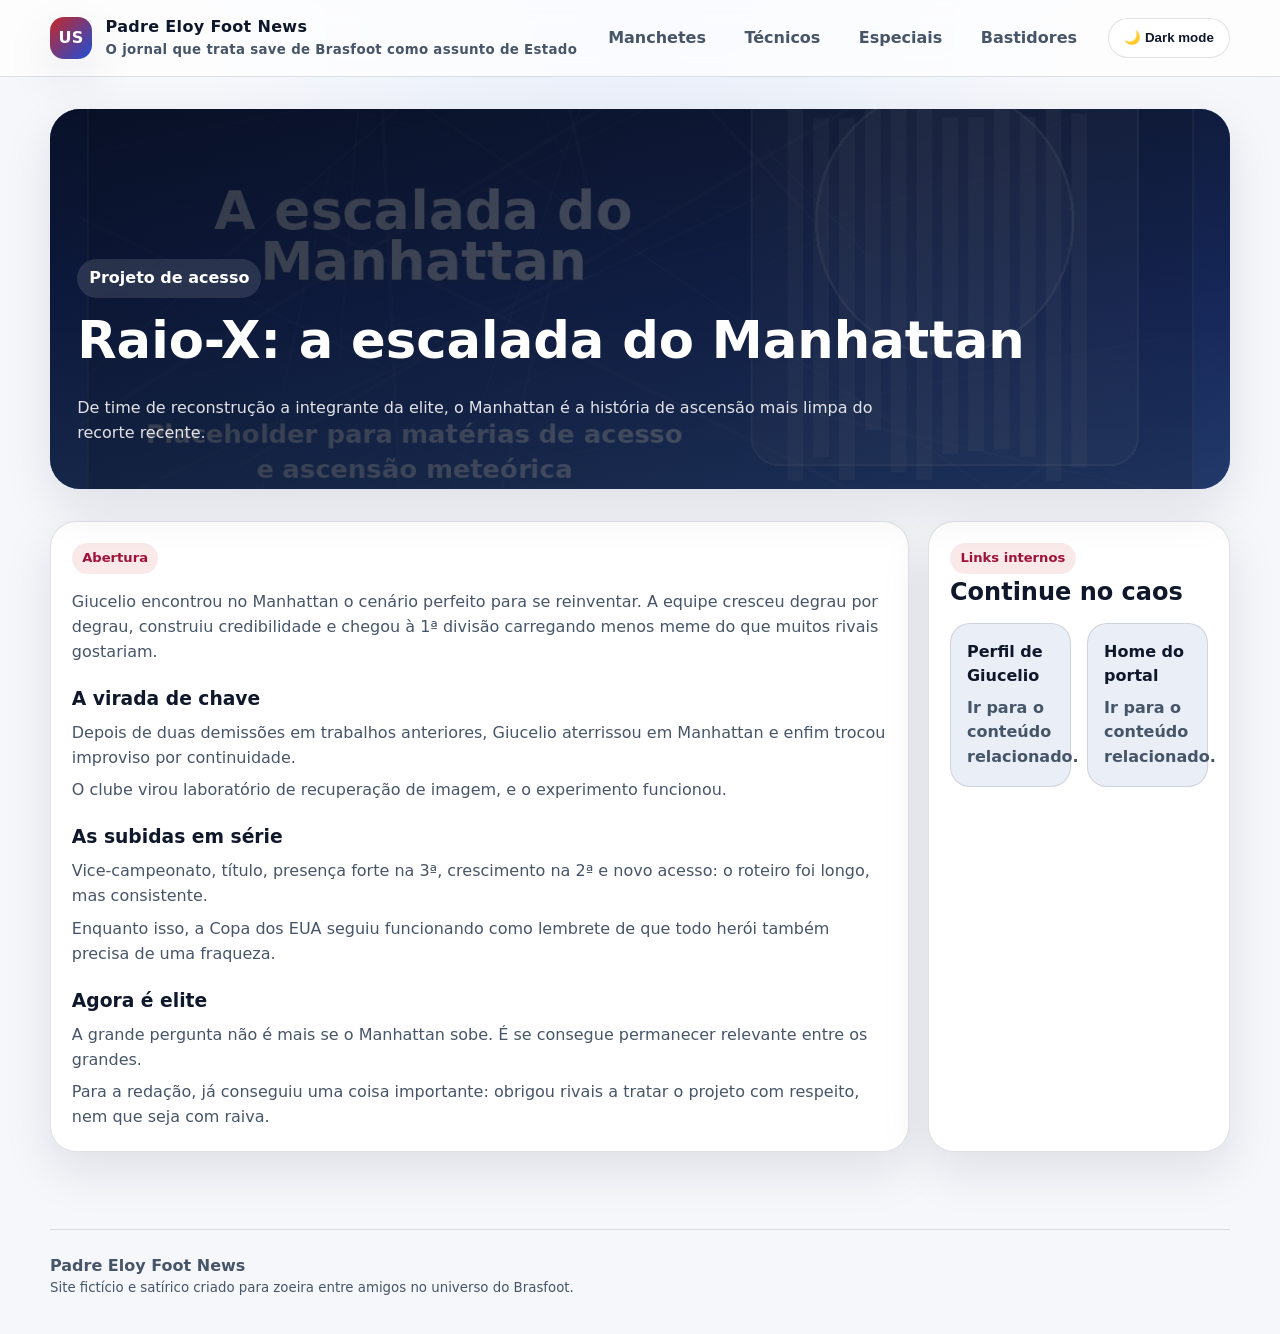
<file: especial-manhattan.html>
<!DOCTYPE html>
<html lang="pt-BR">
<head>
  <meta charset="utf-8">
  <meta name="viewport" content="width=device-width, initial-scale=1">
  <title>Raio-X: a escalada do Manhattan | Padre Eloy Foot News</title>
  <meta name="description" content="Portal fictício e satírico sobre uma liga de Brasfoot entre amigos.">
  <link rel="stylesheet" href="assets/css/styles.css">
  <script src="assets/js/layout.js" defer></script>
  <script src="assets/js/common.js" defer></script>
  <script src="assets/js/image-map.js" defer></script>
  <script src="assets/js/data.js" defer></script>
</head>

<body data-special="especial-manhattan">
  <header data-site-header></header>

  <main>
    <section class="special-hero">
      <div class="container">
        <article class="special-banner" data-special-hero>
          <div class="special-content">
            <span class="eyebrow" data-special-category></span>
            <h1 class="hero-title" data-special-title></h1>
            <p data-special-subtitle></p>
          </div>
        </article>
      </div>
    </section>

    <section class="section">
      <div class="container longform">
        <article class="article-card">
          <span class="badge">Abertura</span>
          <p data-special-lede></p>
          <div data-special-sections></div>
        </article>
        <aside class="article-card">
          <span class="badge">Links internos</span>
          <h2 class="section-title">Continue no caos</h2>
          <div class="related-grid" data-special-related></div>
        </aside>
      </div>
    </section>
  </main>

  <footer data-site-footer></footer>
  <script src="assets/js/special.js" defer></script>
</body>
</html>
</file>
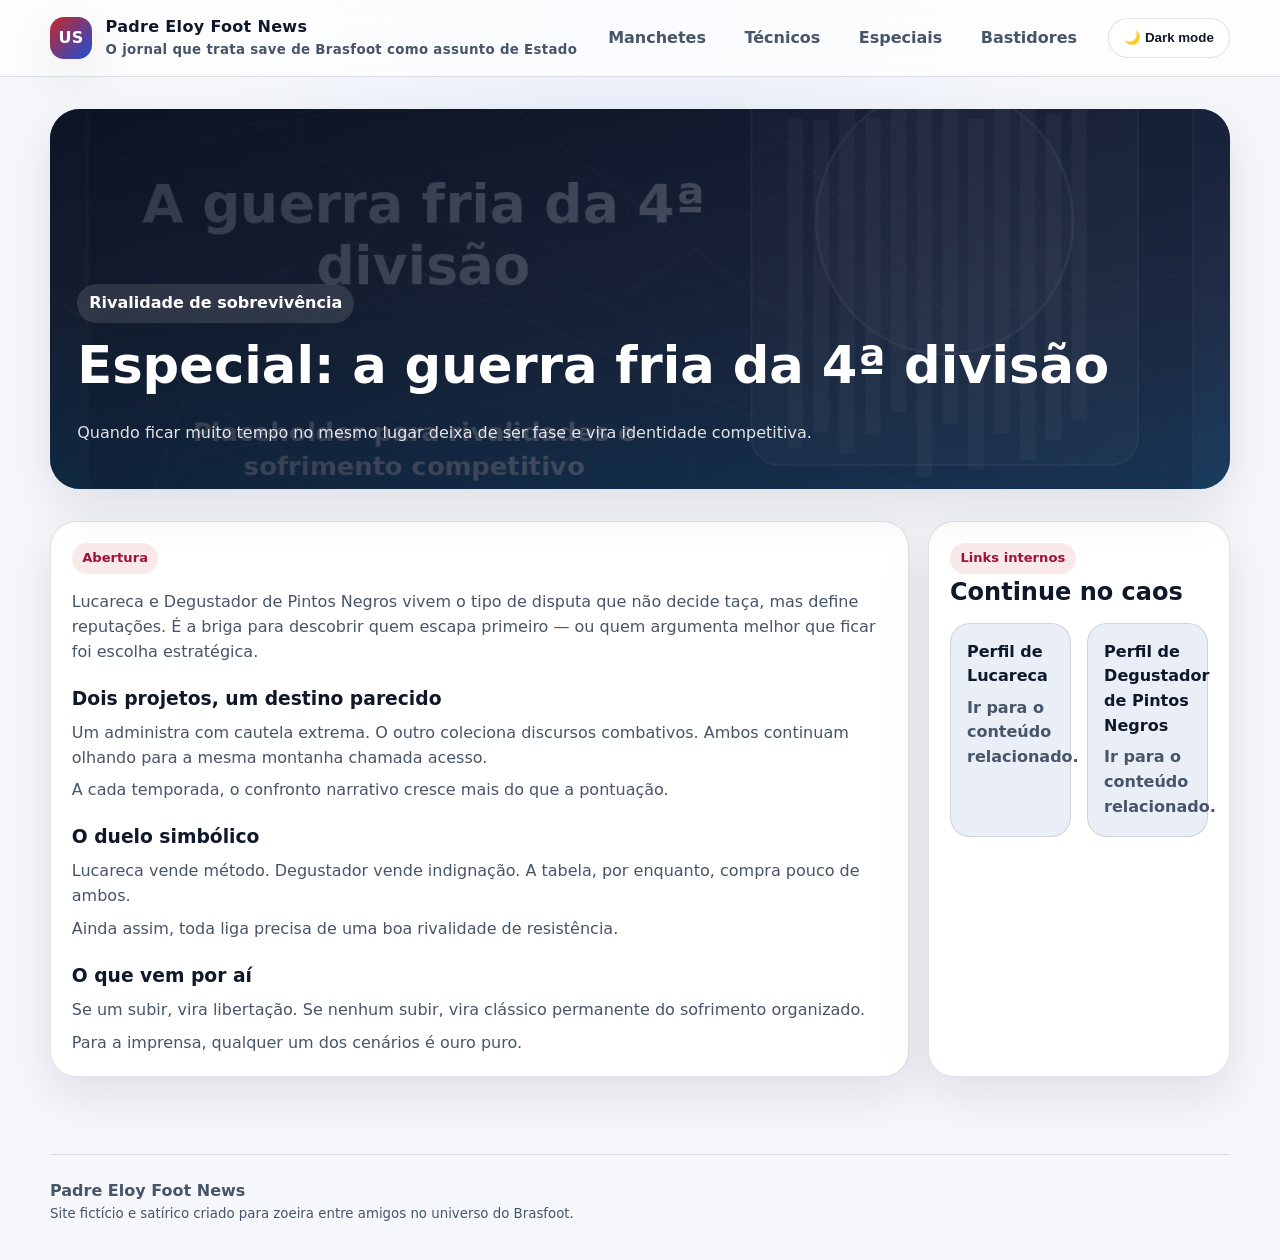
<file: especial-rivalidade.html>
<!DOCTYPE html>
<html lang="pt-BR">
<head>
  <meta charset="utf-8">
  <meta name="viewport" content="width=device-width, initial-scale=1">
  <title>Especial: a guerra fria da 4ª divisão | Padre Eloy Foot News</title>
  <meta name="description" content="Portal fictício e satírico sobre uma liga de Brasfoot entre amigos.">
  <link rel="stylesheet" href="assets/css/styles.css">
  <script src="assets/js/layout.js" defer></script>
  <script src="assets/js/common.js" defer></script>
  <script src="assets/js/image-map.js" defer></script>
  <script src="assets/js/data.js" defer></script>
</head>

<body data-special="especial-rivalidade">
  <header data-site-header></header>

  <main>
    <section class="special-hero">
      <div class="container">
        <article class="special-banner" data-special-hero>
          <div class="special-content">
            <span class="eyebrow" data-special-category></span>
            <h1 class="hero-title" data-special-title></h1>
            <p data-special-subtitle></p>
          </div>
        </article>
      </div>
    </section>

    <section class="section">
      <div class="container longform">
        <article class="article-card">
          <span class="badge">Abertura</span>
          <p data-special-lede></p>
          <div data-special-sections></div>
        </article>
        <aside class="article-card">
          <span class="badge">Links internos</span>
          <h2 class="section-title">Continue no caos</h2>
          <div class="related-grid" data-special-related></div>
        </aside>
      </div>
    </section>
  </main>

  <footer data-site-footer></footer>
  <script src="assets/js/special.js" defer></script>
</body>
</html>
</file>
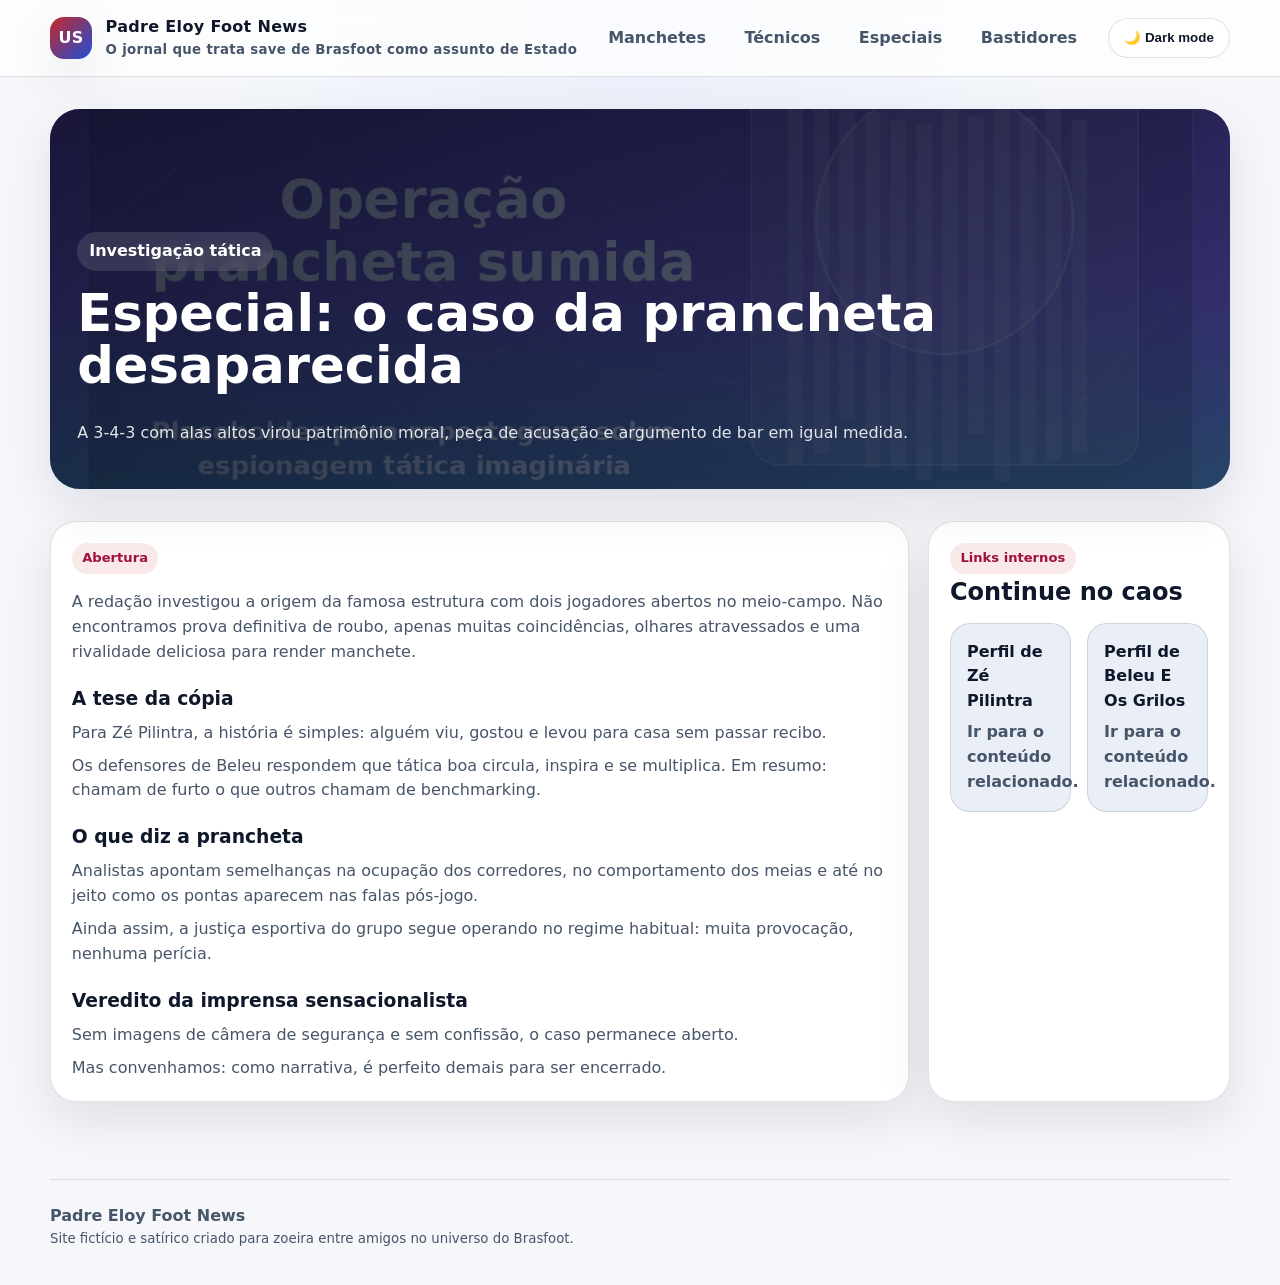
<file: especial-tatica.html>
<!DOCTYPE html>
<html lang="pt-BR">
<head>
  <meta charset="utf-8">
  <meta name="viewport" content="width=device-width, initial-scale=1">
  <title>Especial: o caso da prancheta desaparecida | Padre Eloy Foot News</title>
  <meta name="description" content="Portal fictício e satírico sobre uma liga de Brasfoot entre amigos.">
  <link rel="stylesheet" href="assets/css/styles.css">
  <script src="assets/js/layout.js" defer></script>
  <script src="assets/js/common.js" defer></script>
  <script src="assets/js/image-map.js" defer></script>
  <script src="assets/js/data.js" defer></script>
</head>

<body data-special="especial-tatica">
  <header data-site-header></header>

  <main>
    <section class="special-hero">
      <div class="container">
        <article class="special-banner" data-special-hero>
          <div class="special-content">
            <span class="eyebrow" data-special-category></span>
            <h1 class="hero-title" data-special-title></h1>
            <p data-special-subtitle></p>
          </div>
        </article>
      </div>
    </section>

    <section class="section">
      <div class="container longform">
        <article class="article-card">
          <span class="badge">Abertura</span>
          <p data-special-lede></p>
          <div data-special-sections></div>
        </article>
        <aside class="article-card">
          <span class="badge">Links internos</span>
          <h2 class="section-title">Continue no caos</h2>
          <div class="related-grid" data-special-related></div>
        </aside>
      </div>
    </section>
  </main>

  <footer data-site-footer></footer>
  <script src="assets/js/special.js" defer></script>
</body>
</html>
</file>
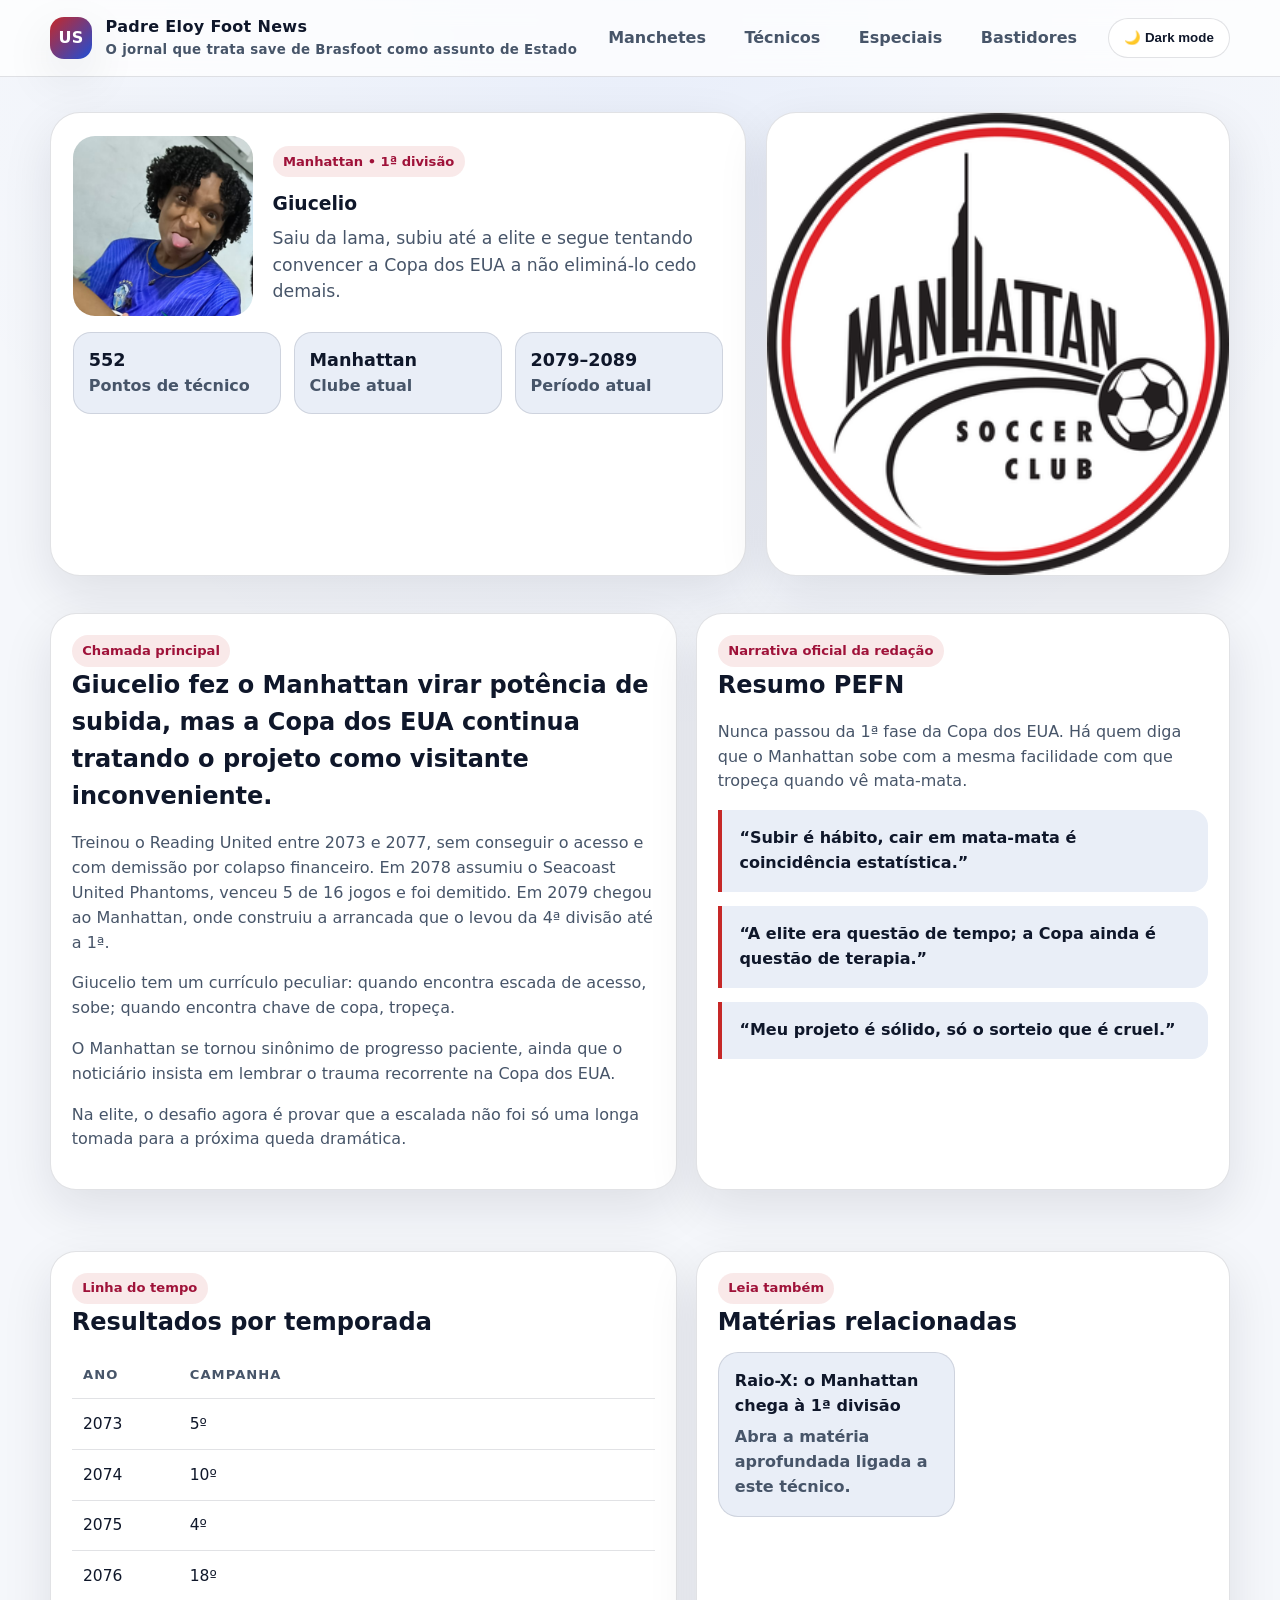
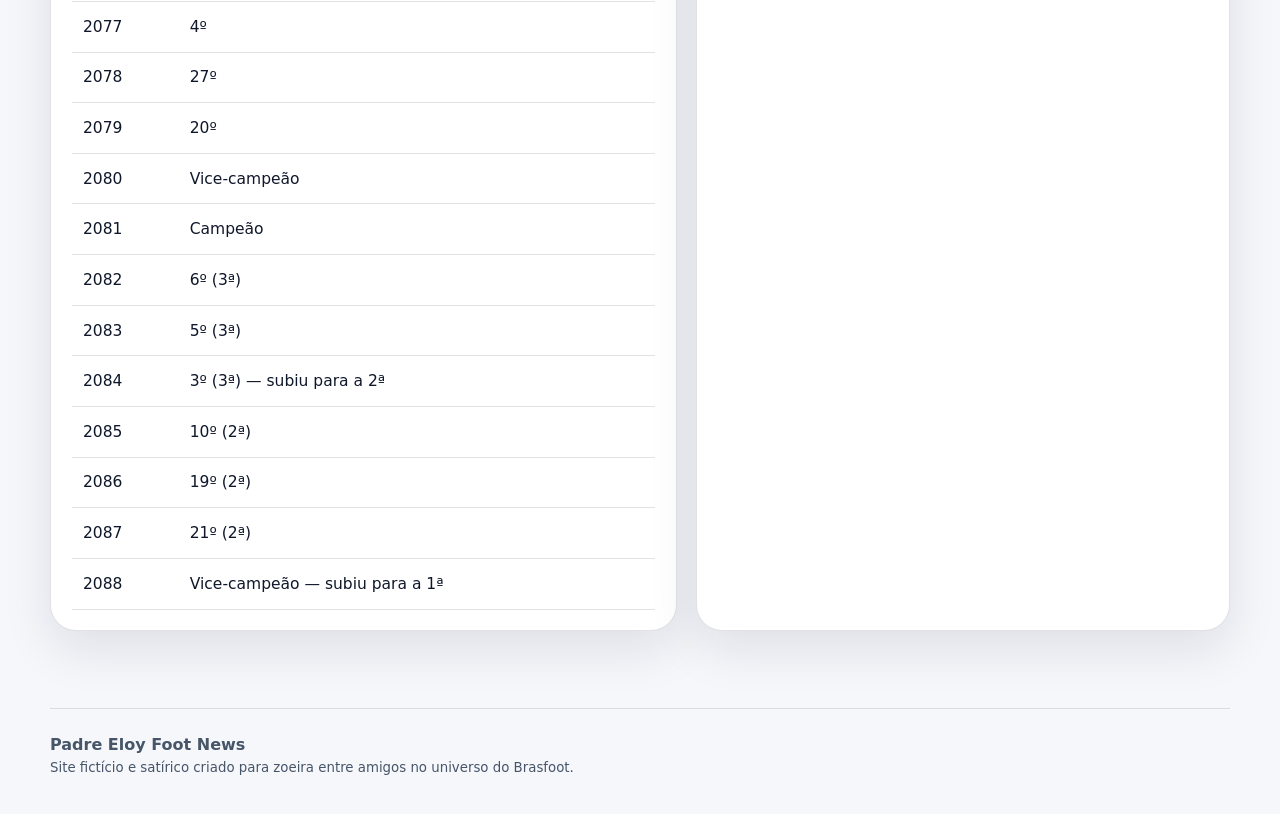
<file: giucelio.html>
<!DOCTYPE html>
<html lang="pt-BR">
<head>
  <meta charset="utf-8">
  <meta name="viewport" content="width=device-width, initial-scale=1">
  <title>Giucelio | Padre Eloy Foot News</title>
  <meta name="description" content="Portal fictício e satírico sobre uma liga de Brasfoot entre amigos.">
  <link rel="stylesheet" href="assets/css/styles.css">
  <script src="assets/js/layout.js" defer></script>
  <script src="assets/js/common.js" defer></script>
  <script src="assets/js/image-map.js" defer></script>
  <script src="assets/js/data.js" defer></script>
</head>

<body data-coach="giucelio">
  <header data-site-header></header>

  <main>
    <section class="profile-hero">
      <div class="container profile-shell">
        <article class="profile-summary">
          <div class="profile-top">
            <img data-profile-coach-image src="" alt="">
            <div>
              <span class="badge" data-profile-badge></span>
              <h1 style="margin:.7rem 0 .45rem;" data-profile-name></h1>
              <p style="font-size:1.08rem; color:var(--text-soft); margin:0;" data-profile-summary></p>
            </div>
          </div>
          <div class="kpis" data-profile-kpis></div>
        </article>
        <aside class="side-visual">
          <img data-profile-team-image src="" alt="">
        </aside>
      </div>
    </section>

    <section class="section">
      <div class="container article-grid">
        <article class="article-card">
          <span class="badge">Chamada principal</span>
          <h2 class="section-title" data-profile-headline></h2>
          <p data-profile-trajectory></p>
          <div data-profile-narrative></div>
        </article>
        <aside class="article-card">
          <span class="badge">Narrativa oficial da redação</span>
          <h2 class="section-title">Resumo PEFN</h2>
          <p data-profile-additional></p>
          <div class="quote-list" data-profile-quotes></div>
        </aside>
      </div>
    </section>

    <section class="section">
      <div class="container article-grid">
        <article class="article-card">
          <span class="badge">Linha do tempo</span>
          <h2 class="section-title">Resultados por temporada</h2>
          <div data-profile-results></div>
        </article>
        <aside class="article-card">
          <span class="badge">Leia também</span>
          <h2 class="section-title">Matérias relacionadas</h2>
          <div class="related-grid" data-profile-related></div>
        </aside>
      </div>
    </section>
  </main>

  <footer data-site-footer></footer>
  <script src="assets/js/profile.js" defer></script>
</body>
</html>
</file>
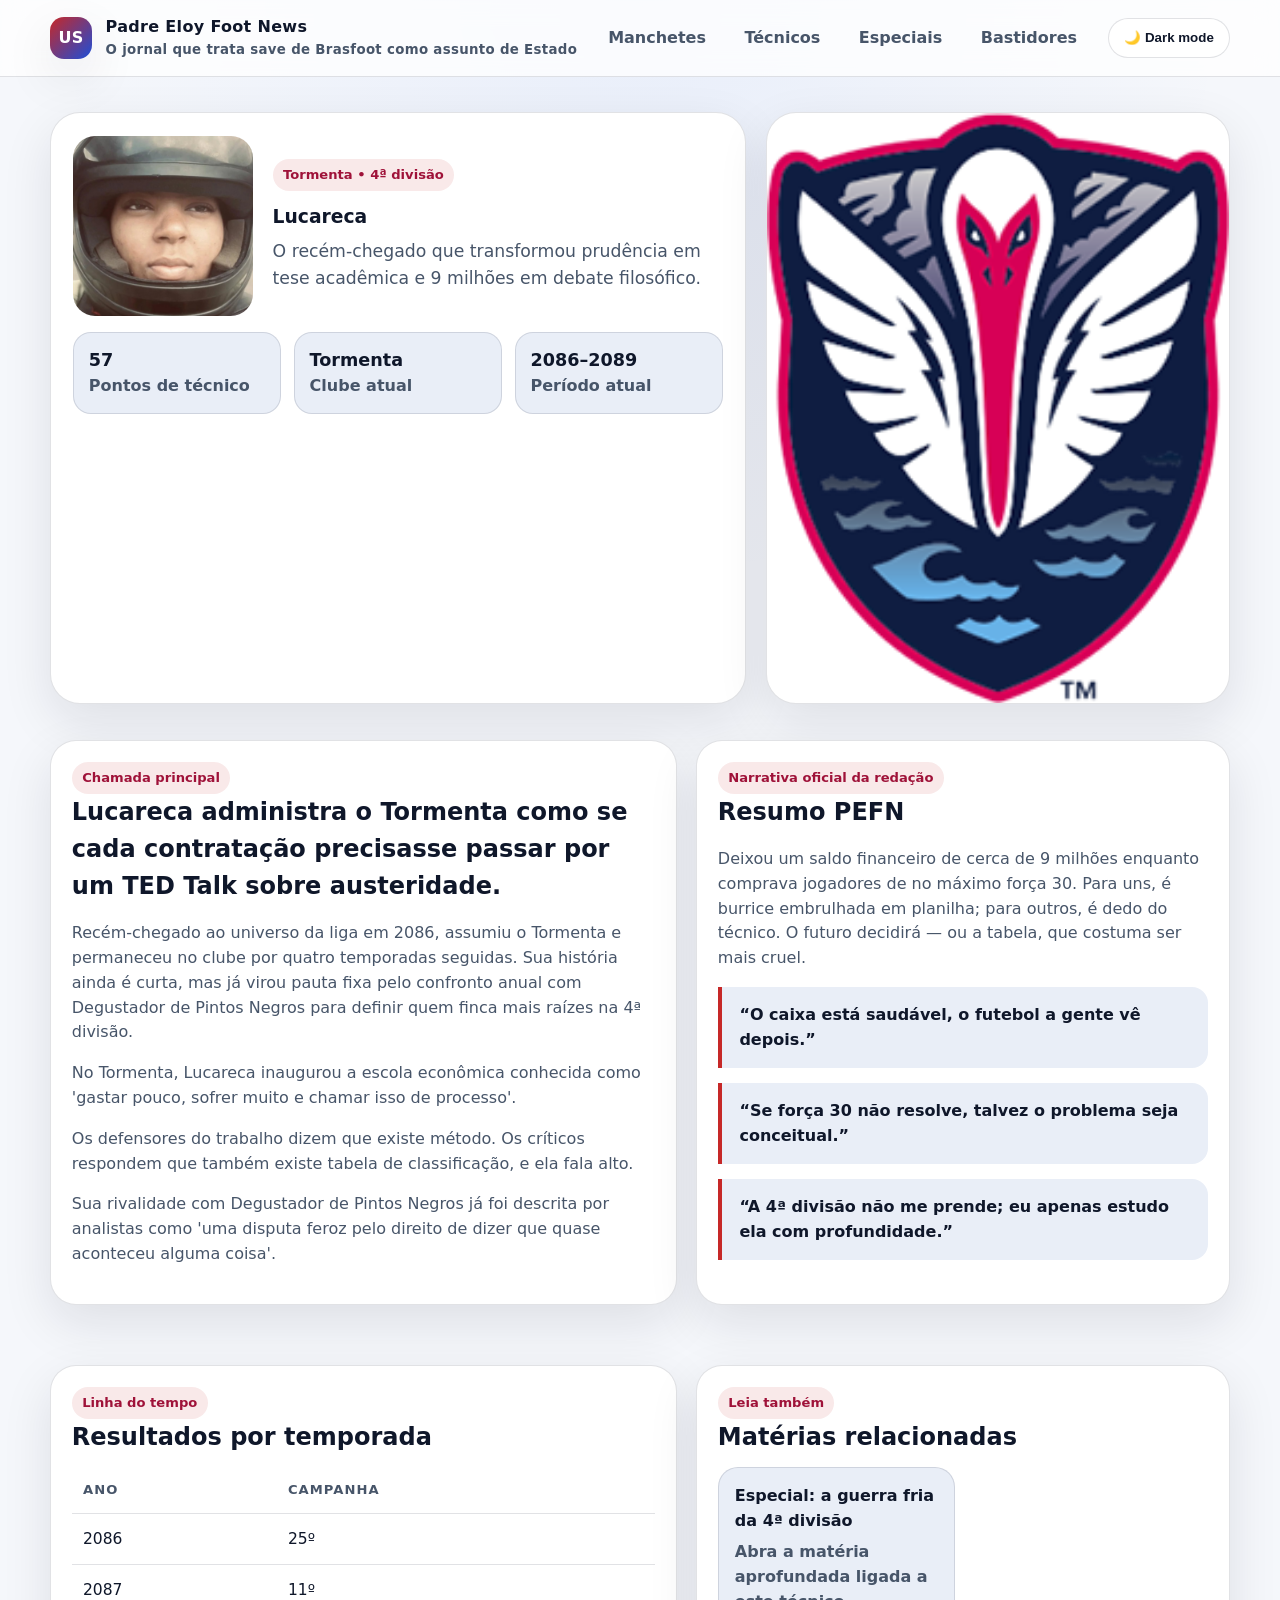
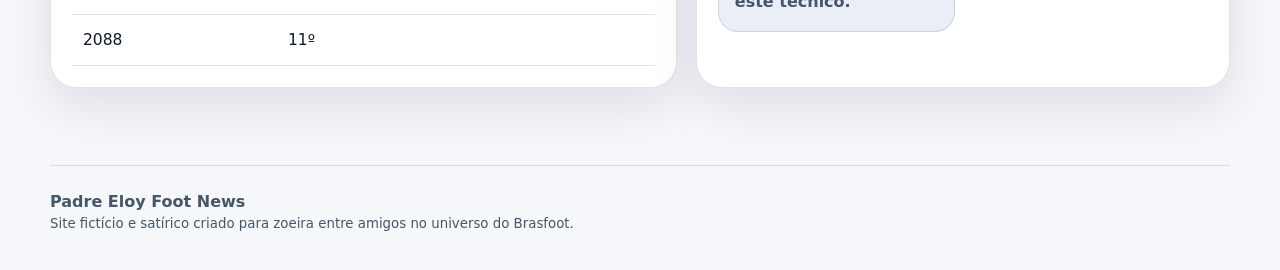
<file: lucareca.html>
<!DOCTYPE html>
<html lang="pt-BR">
<head>
  <meta charset="utf-8">
  <meta name="viewport" content="width=device-width, initial-scale=1">
  <title>Lucareca | Padre Eloy Foot News</title>
  <meta name="description" content="Portal fictício e satírico sobre uma liga de Brasfoot entre amigos.">
  <link rel="stylesheet" href="assets/css/styles.css">
  <script src="assets/js/layout.js" defer></script>
  <script src="assets/js/common.js" defer></script>
  <script src="assets/js/image-map.js" defer></script>
  <script src="assets/js/data.js" defer></script>
</head>

<body data-coach="lucareca">
  <header data-site-header></header>

  <main>
    <section class="profile-hero">
      <div class="container profile-shell">
        <article class="profile-summary">
          <div class="profile-top">
            <img data-profile-coach-image src="" alt="">
            <div>
              <span class="badge" data-profile-badge></span>
              <h1 style="margin:.7rem 0 .45rem;" data-profile-name></h1>
              <p style="font-size:1.08rem; color:var(--text-soft); margin:0;" data-profile-summary></p>
            </div>
          </div>
          <div class="kpis" data-profile-kpis></div>
        </article>
        <aside class="side-visual">
          <img data-profile-team-image src="" alt="">
        </aside>
      </div>
    </section>

    <section class="section">
      <div class="container article-grid">
        <article class="article-card">
          <span class="badge">Chamada principal</span>
          <h2 class="section-title" data-profile-headline></h2>
          <p data-profile-trajectory></p>
          <div data-profile-narrative></div>
        </article>
        <aside class="article-card">
          <span class="badge">Narrativa oficial da redação</span>
          <h2 class="section-title">Resumo PEFN</h2>
          <p data-profile-additional></p>
          <div class="quote-list" data-profile-quotes></div>
        </aside>
      </div>
    </section>

    <section class="section">
      <div class="container article-grid">
        <article class="article-card">
          <span class="badge">Linha do tempo</span>
          <h2 class="section-title">Resultados por temporada</h2>
          <div data-profile-results></div>
        </article>
        <aside class="article-card">
          <span class="badge">Leia também</span>
          <h2 class="section-title">Matérias relacionadas</h2>
          <div class="related-grid" data-profile-related></div>
        </aside>
      </div>
    </section>
  </main>

  <footer data-site-footer></footer>
  <script src="assets/js/profile.js" defer></script>
</body>
</html>
</file>
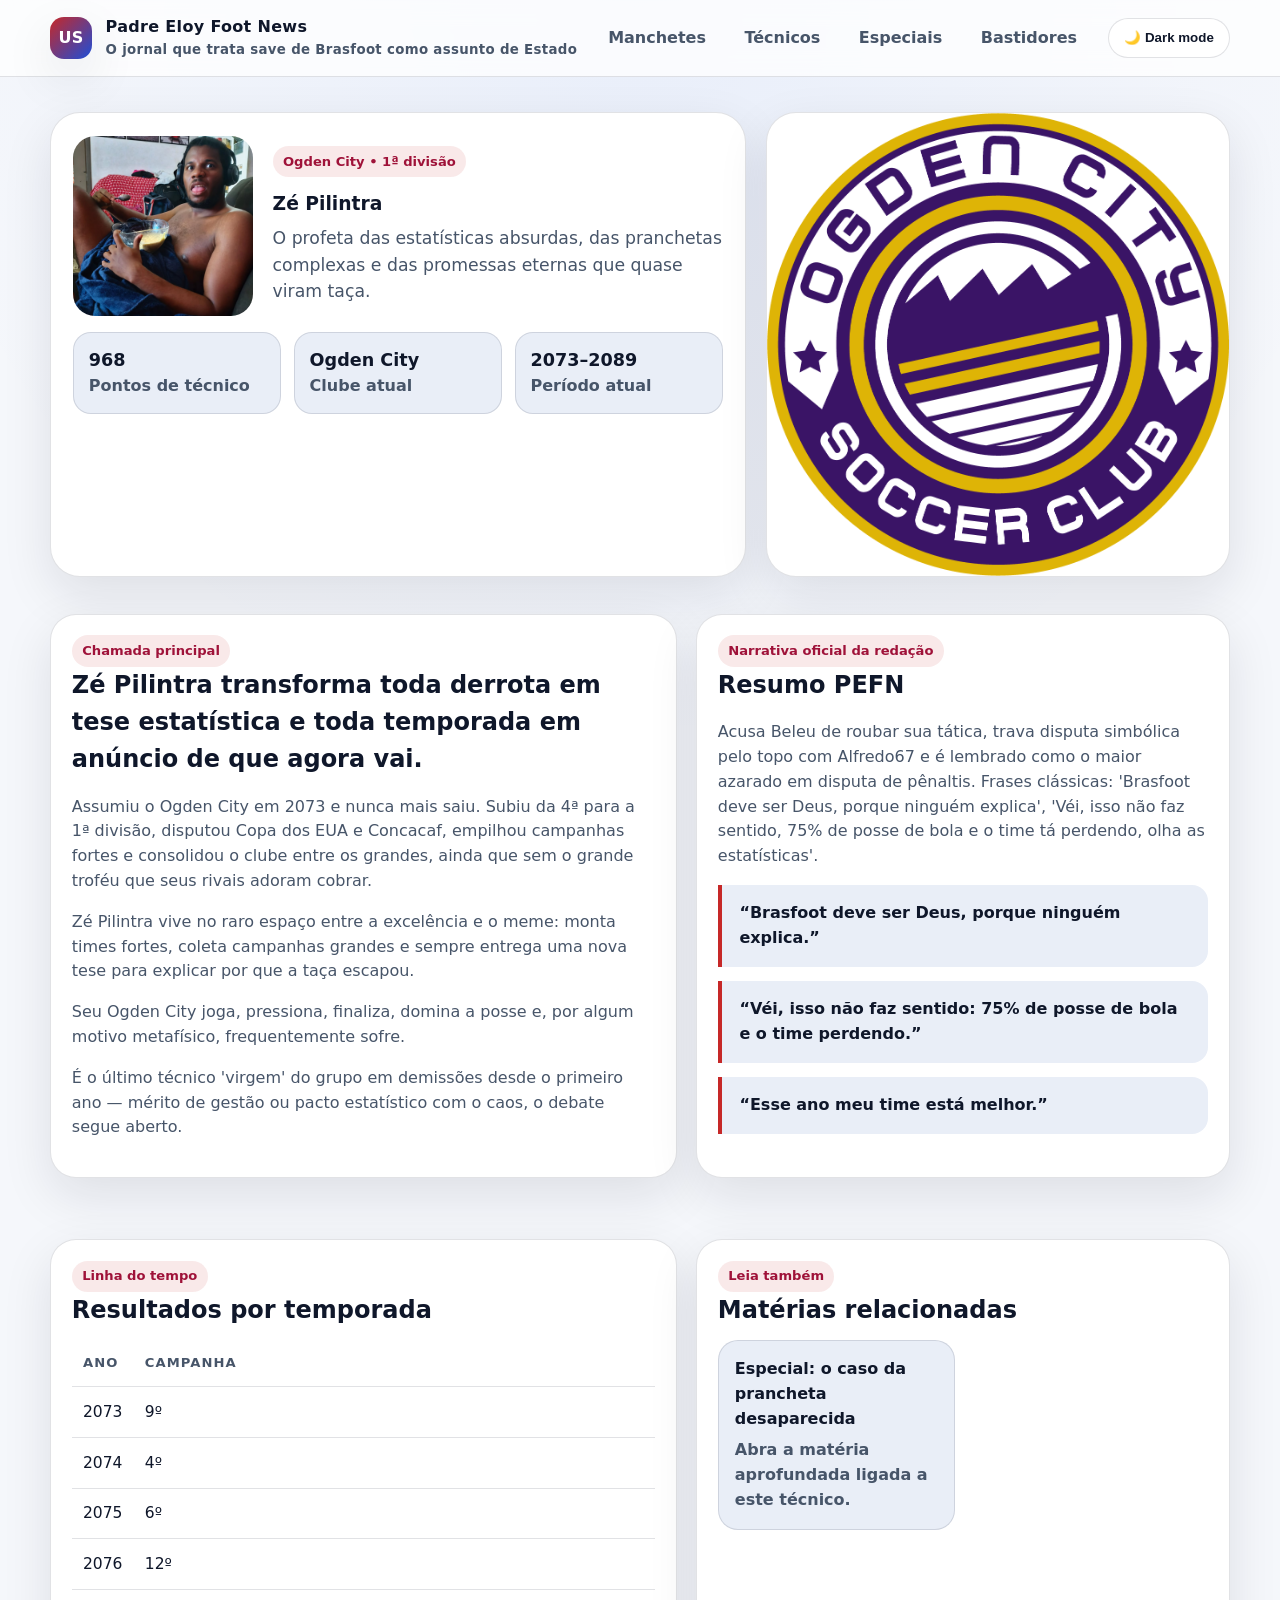
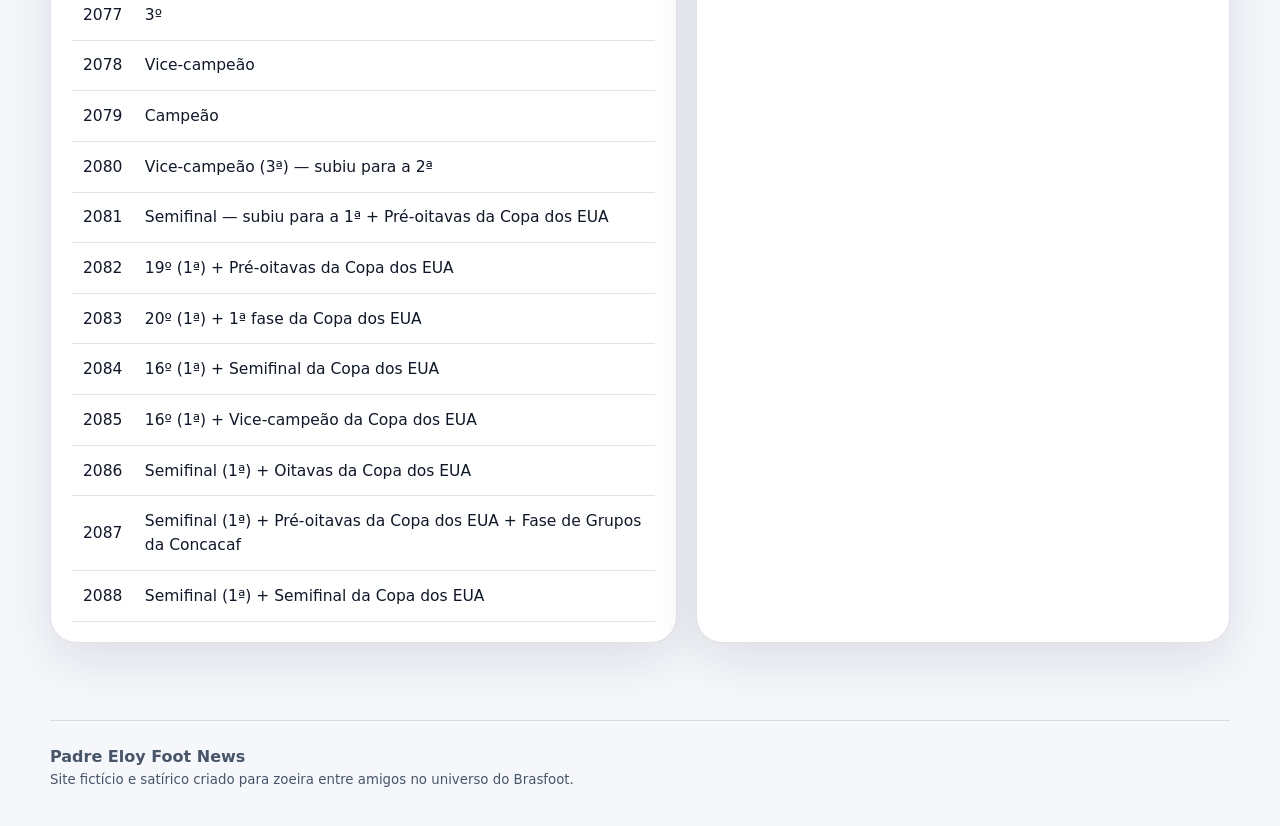
<file: ze-pilintra.html>
<!DOCTYPE html>
<html lang="pt-BR">
<head>
  <meta charset="utf-8">
  <meta name="viewport" content="width=device-width, initial-scale=1">
  <title>Zé Pilintra | Padre Eloy Foot News</title>
  <meta name="description" content="Portal fictício e satírico sobre uma liga de Brasfoot entre amigos.">
  <link rel="stylesheet" href="assets/css/styles.css">
  <script src="assets/js/layout.js" defer></script>
  <script src="assets/js/common.js" defer></script>
  <script src="assets/js/image-map.js" defer></script>
  <script src="assets/js/data.js" defer></script>
</head>

<body data-coach="ze-pilintra">
  <header data-site-header></header>

  <main>
    <section class="profile-hero">
      <div class="container profile-shell">
        <article class="profile-summary">
          <div class="profile-top">
            <img data-profile-coach-image src="" alt="">
            <div>
              <span class="badge" data-profile-badge></span>
              <h1 style="margin:.7rem 0 .45rem;" data-profile-name></h1>
              <p style="font-size:1.08rem; color:var(--text-soft); margin:0;" data-profile-summary></p>
            </div>
          </div>
          <div class="kpis" data-profile-kpis></div>
        </article>
        <aside class="side-visual">
          <img data-profile-team-image src="" alt="">
        </aside>
      </div>
    </section>

    <section class="section">
      <div class="container article-grid">
        <article class="article-card">
          <span class="badge">Chamada principal</span>
          <h2 class="section-title" data-profile-headline></h2>
          <p data-profile-trajectory></p>
          <div data-profile-narrative></div>
        </article>
        <aside class="article-card">
          <span class="badge">Narrativa oficial da redação</span>
          <h2 class="section-title">Resumo PEFN</h2>
          <p data-profile-additional></p>
          <div class="quote-list" data-profile-quotes></div>
        </aside>
      </div>
    </section>

    <section class="section">
      <div class="container article-grid">
        <article class="article-card">
          <span class="badge">Linha do tempo</span>
          <h2 class="section-title">Resultados por temporada</h2>
          <div data-profile-results></div>
        </article>
        <aside class="article-card">
          <span class="badge">Leia também</span>
          <h2 class="section-title">Matérias relacionadas</h2>
          <div class="related-grid" data-profile-related></div>
        </aside>
      </div>
    </section>
  </main>

  <footer data-site-footer></footer>
  <script src="assets/js/profile.js" defer></script>
</body>
</html>
</file>
<file: assets/css/styles.css>
:root {
  --bg: #f5f7fb;
  --bg-soft: #ffffff;
  --bg-muted: #e9eef7;
  --text: #0f172a;
  --text-soft: #475569;
  --line: rgba(15, 23, 42, 0.12);
  --accent: #c62828;
  --accent-2: #1d4ed8;
  --accent-3: #0891b2;
  --shadow: 0 18px 50px rgba(15, 23, 42, 0.10);
  --hero-overlay: linear-gradient(135deg, rgba(8, 15, 32, .84), rgba(21, 33, 62, .72));
  --ticker-bg: rgba(15, 23, 42, .92);
  --badge-bg: rgba(198, 40, 40, .10);
  --badge-text: #9f1239;
}
html[data-theme="dark"] {
  --bg: #07111f;
  --bg-soft: #0b1728;
  --bg-muted: #10203a;
  --text: #edf2fb;
  --text-soft: #9fb1c8;
  --line: rgba(255, 255, 255, 0.10);
  --accent: #ef4444;
  --accent-2: #60a5fa;
  --accent-3: #22d3ee;
  --shadow: 0 18px 50px rgba(0, 0, 0, 0.35);
  --hero-overlay: linear-gradient(135deg, rgba(4, 8, 18, .86), rgba(10, 20, 39, .78));
  --ticker-bg: rgba(2, 6, 23, .95);
  --badge-bg: rgba(239, 68, 68, .12);
  --badge-text: #fda4af;
}
* { box-sizing: border-box; }
html { scroll-behavior: smooth; }
body {
  margin: 0;
  font-family: Inter, system-ui, -apple-system, BlinkMacSystemFont, "Segoe UI", sans-serif;
  background: radial-gradient(circle at top, rgba(37, 99, 235, 0.06), transparent 30%), var(--bg);
  color: var(--text);
  line-height: 1.55;
}
img { max-width: 100%; display: block; }
a { color: inherit; text-decoration: none; }
code { background: rgba(127,127,127,.12); padding: .15rem .35rem; border-radius: .35rem; }
.container { width: min(1180px, calc(100% - 2rem)); margin: 0 auto; }
.topbar {
  border-bottom: 1px solid var(--line);
  backdrop-filter: blur(12px);
  position: sticky;
  top: 0;
  z-index: 50;
  background: rgba(255,255,255,.75);
}
html[data-theme="dark"] .topbar { background: rgba(7,17,31,.84); }
.topbar-inner {
  display: flex; align-items: center; justify-content: space-between;
  gap: 1rem; padding: .95rem 0;
}
.brand {
  display: flex; align-items: center; gap: .85rem; font-weight: 800;
  letter-spacing: .02em;
}
.brand-mark {
  width: 42px; height: 42px; border-radius: 14px; display: grid; place-items: center;
  background: linear-gradient(135deg, var(--accent), var(--accent-2));
  color: white; font-weight: 900;
  box-shadow: var(--shadow);
}
.brand-copy small { display: block; color: var(--text-soft); font-weight: 600; }
.nav { display: flex; gap: .8rem; flex-wrap: wrap; align-items: center; }
.nav-link {
  color: var(--text-soft); font-weight: 700; padding: .65rem .8rem; border-radius: 999px;
}
.nav-link:hover { background: var(--bg-muted); color: var(--text); }
.theme-toggle {
  border: 1px solid var(--line); background: var(--bg-soft); color: var(--text);
  padding: .7rem .95rem; border-radius: 999px; cursor: pointer; font-weight: 700;
}
.ticker {
  background: var(--ticker-bg);
  color: white;
  padding: .8rem 0;
  overflow: hidden;
}
.ticker-inner {
  display: grid;
  grid-template-columns: auto 1fr;
  gap: 1rem;
  align-items: center;
}
.ticker-label {
  font-weight: 900;
  letter-spacing: .08em;
  text-transform: uppercase;
  color: #fecaca;
}
.ticker-track { min-height: 1.5rem; display: flex; align-items: center; }
.ticker-item {
  opacity: 0; transform: translateY(10px);
  transition: opacity .45s ease, transform .45s ease;
  position: absolute;
}
.ticker-item.active {
  opacity: 1; transform: translateY(0); position: static;
}
.hero {
  position: relative;
  padding: 4.2rem 0 2.5rem;
}
.hero-grid {
  display: grid; grid-template-columns: 1.2fr .8fr; gap: 1.5rem;
}
.hero-main {
  position: relative; min-height: 430px; border-radius: 32px; overflow: hidden;
  background-size: cover; background-position: center;
  box-shadow: var(--shadow);
}
.hero-main::before {
  content: ""; position: absolute; inset: 0; background: var(--hero-overlay);
}
.hero-content {
  position: relative; z-index: 1; padding: 2rem; display: flex; flex-direction: column;
  justify-content: end; min-height: 430px;
}
.eyebrow {
  display: inline-flex; align-items: center; gap: .55rem;
  padding: .45rem .75rem; border-radius: 999px;
  background: rgba(255,255,255,.12); color: white; font-weight: 800; width: fit-content;
  backdrop-filter: blur(8px);
}
.hero-title {
  font-size: clamp(2rem, 4vw, 4rem); line-height: 1.02; margin: 1rem 0 .85rem;
  color: white;
}
.hero-subtitle {
  max-width: 42rem; color: rgba(255,255,255,.88); font-size: 1.05rem; margin-bottom: 1.15rem;
}
.hero-actions { display: flex; gap: .8rem; flex-wrap: wrap; }
.button {
  display: inline-flex; align-items: center; justify-content: center;
  padding: .9rem 1.1rem; border-radius: 14px; font-weight: 800; border: 1px solid transparent;
}
.button-primary { background: white; color: #08111f; }
.button-secondary { background: rgba(255,255,255,.08); color: white; border-color: rgba(255,255,255,.18); }
.hero-side { display: grid; gap: 1rem; }
.panel {
  background: var(--bg-soft); border: 1px solid var(--line); border-radius: 24px; padding: 1.2rem;
  box-shadow: var(--shadow);
}
.panel h3, .section-title { margin: 0 0 .7rem; }
.panel p { color: var(--text-soft); margin: .4rem 0 0; }
.metric-stack { display: grid; gap: .9rem; }
.metric {
  display: flex; align-items: center; justify-content: space-between;
  gap: 1rem; padding: .9rem 1rem; border-radius: 18px; background: var(--bg-muted);
}
.metric strong { font-size: 1.12rem; }
.metric span { color: var(--text-soft); font-weight: 700; }
.section { padding: 1rem 0 2.8rem; }
.section-header {
  display: flex; align-items: end; justify-content: space-between; gap: 1rem;
  margin-bottom: 1.2rem; flex-wrap: wrap;
}
.section-copy { max-width: 46rem; color: var(--text-soft); }
.grid-cards {
  display: grid; grid-template-columns: repeat(3, minmax(0, 1fr)); gap: 1.1rem;
}
.story-card {
  background: var(--bg-soft); border: 1px solid var(--line); border-radius: 24px; overflow: hidden;
  box-shadow: var(--shadow); transition: transform .18s ease, box-shadow .18s ease;
}
.story-card:hover { transform: translateY(-4px); }
.story-card img { aspect-ratio: 16 / 10; object-fit: cover; width: 100%; }
.story-body { padding: 1rem 1rem 1.2rem; }
.badge {
  display: inline-flex; padding: .35rem .65rem; border-radius: 999px;
  background: var(--badge-bg); color: var(--badge-text); font-weight: 800; font-size: .82rem;
}
.story-body h3 { margin: .8rem 0 .45rem; font-size: 1.15rem; line-height: 1.2; }
.story-body p { margin: 0; color: var(--text-soft); }
.story-meta {
  display: flex; justify-content: space-between; align-items: center; gap: .8rem;
  margin-top: .95rem; color: var(--text-soft); font-size: .92rem; font-weight: 700;
}
.story-link { color: var(--accent-2); font-weight: 800; }
.dual-grid { display: grid; grid-template-columns: 1.1fr .9fr; gap: 1.2rem; }
.list-panel ul { padding-left: 1.2rem; margin: .8rem 0 0; }
.list-panel li { margin-bottom: .75rem; color: var(--text-soft); }
.profile-hero { padding: 2.2rem 0 1.3rem; }
.profile-shell { display: grid; grid-template-columns: 1.2fr .8fr; gap: 1.2rem; }
.profile-summary {
  background: var(--bg-soft); border: 1px solid var(--line); border-radius: 30px; padding: 1.4rem; box-shadow: var(--shadow);
}
.profile-top { display: grid; grid-template-columns: 180px 1fr; gap: 1.2rem; align-items: center; }
.profile-top img { width: 100%; aspect-ratio: 1; object-fit: cover; border-radius: 22px; }
.kpis {
  display: grid; grid-template-columns: repeat(3, minmax(0, 1fr)); gap: .8rem; margin-top: 1rem;
}
.kpi {
  border: 1px solid var(--line); background: var(--bg-muted); border-radius: 18px; padding: .9rem;
}
.kpi strong { display: block; font-size: 1.1rem; }
.kpi span { color: var(--text-soft); font-weight: 700; }
.side-visual {
  background: var(--bg-soft); border: 1px solid var(--line); border-radius: 30px; overflow: hidden; box-shadow: var(--shadow);
}
.side-visual img { width: 100%; height: 100%; min-height: 100%; object-fit: cover; }
.article-grid { display: grid; grid-template-columns: 1.08fr .92fr; gap: 1.2rem; }
.article-card {
  background: var(--bg-soft); border: 1px solid var(--line); border-radius: 26px; padding: 1.3rem; box-shadow: var(--shadow);
}
.article-card p { color: var(--text-soft); }
.quote-list { display: grid; gap: .9rem; margin-top: 1rem; }
.quote {
  padding: 1rem 1rem 1rem 1.1rem; border-left: 4px solid var(--accent);
  border-radius: 0 16px 16px 0; background: var(--bg-muted); color: var(--text);
  font-weight: 700;
}
.timeline-table { width: 100%; border-collapse: collapse; font-size: .97rem; margin-top: .6rem; }
.timeline-table th, .timeline-table td {
  padding: .8rem .7rem; border-bottom: 1px solid var(--line); text-align: left;
}
.timeline-table th { color: var(--text-soft); font-size: .82rem; text-transform: uppercase; letter-spacing: .08em; }
.related-grid { display: grid; grid-template-columns: repeat(2, minmax(0, 1fr)); gap: 1rem; }
.mini-link {
  border: 1px solid var(--line); border-radius: 20px; padding: 1rem;
  background: var(--bg-muted); font-weight: 800; color: var(--text);
}
.mini-link span { display: block; margin-top: .4rem; color: var(--text-soft); font-weight: 600; }
.special-hero { padding: 2rem 0 1rem; }
.special-banner {
  position: relative; border-radius: 30px; overflow: hidden; min-height: 380px;
  background-size: cover; background-position: center; box-shadow: var(--shadow);
}
.special-banner::before { content:""; position: absolute; inset: 0; background: var(--hero-overlay); }
.special-content {
  position: relative; z-index: 1; color: white; padding: 1.7rem; display: flex; min-height: 380px;
  flex-direction: column; justify-content: end;
}
.special-content p { color: rgba(255,255,255,.87); max-width: 52rem; }
.longform { display: grid; grid-template-columns: .74fr .26fr; gap: 1.2rem; }
.longform .article-card { min-height: 100%; }
.section-block { margin-top: 1.2rem; }
.section-block h3 { margin-bottom: .45rem; }
.section-block p { margin: .5rem 0 0; }
.footer {
  margin-top: 2rem; padding: 1.5rem 0 2.2rem; border-top: 1px solid var(--line);
  color: var(--text-soft);
}
.footer small { display: block; }
.notice-box {
  padding: 1rem 1.1rem; border-radius: 20px; background: linear-gradient(135deg, rgba(29,78,216,.15), rgba(198,40,40,.08));
  border: 1px solid var(--line); color: var(--text);
}
@media (max-width: 980px) {
  .hero-grid, .dual-grid, .profile-shell, .article-grid, .longform { grid-template-columns: 1fr; }
  .grid-cards { grid-template-columns: repeat(2, minmax(0, 1fr)); }
  .profile-top { grid-template-columns: 120px 1fr; }
  .kpis { grid-template-columns: 1fr 1fr; }
}
@media (max-width: 680px) {
  .nav { display: none; }
  .grid-cards, .related-grid, .kpis { grid-template-columns: 1fr; }
  .hero-main, .hero-content, .special-banner, .special-content { min-height: auto; }
}
</file>
